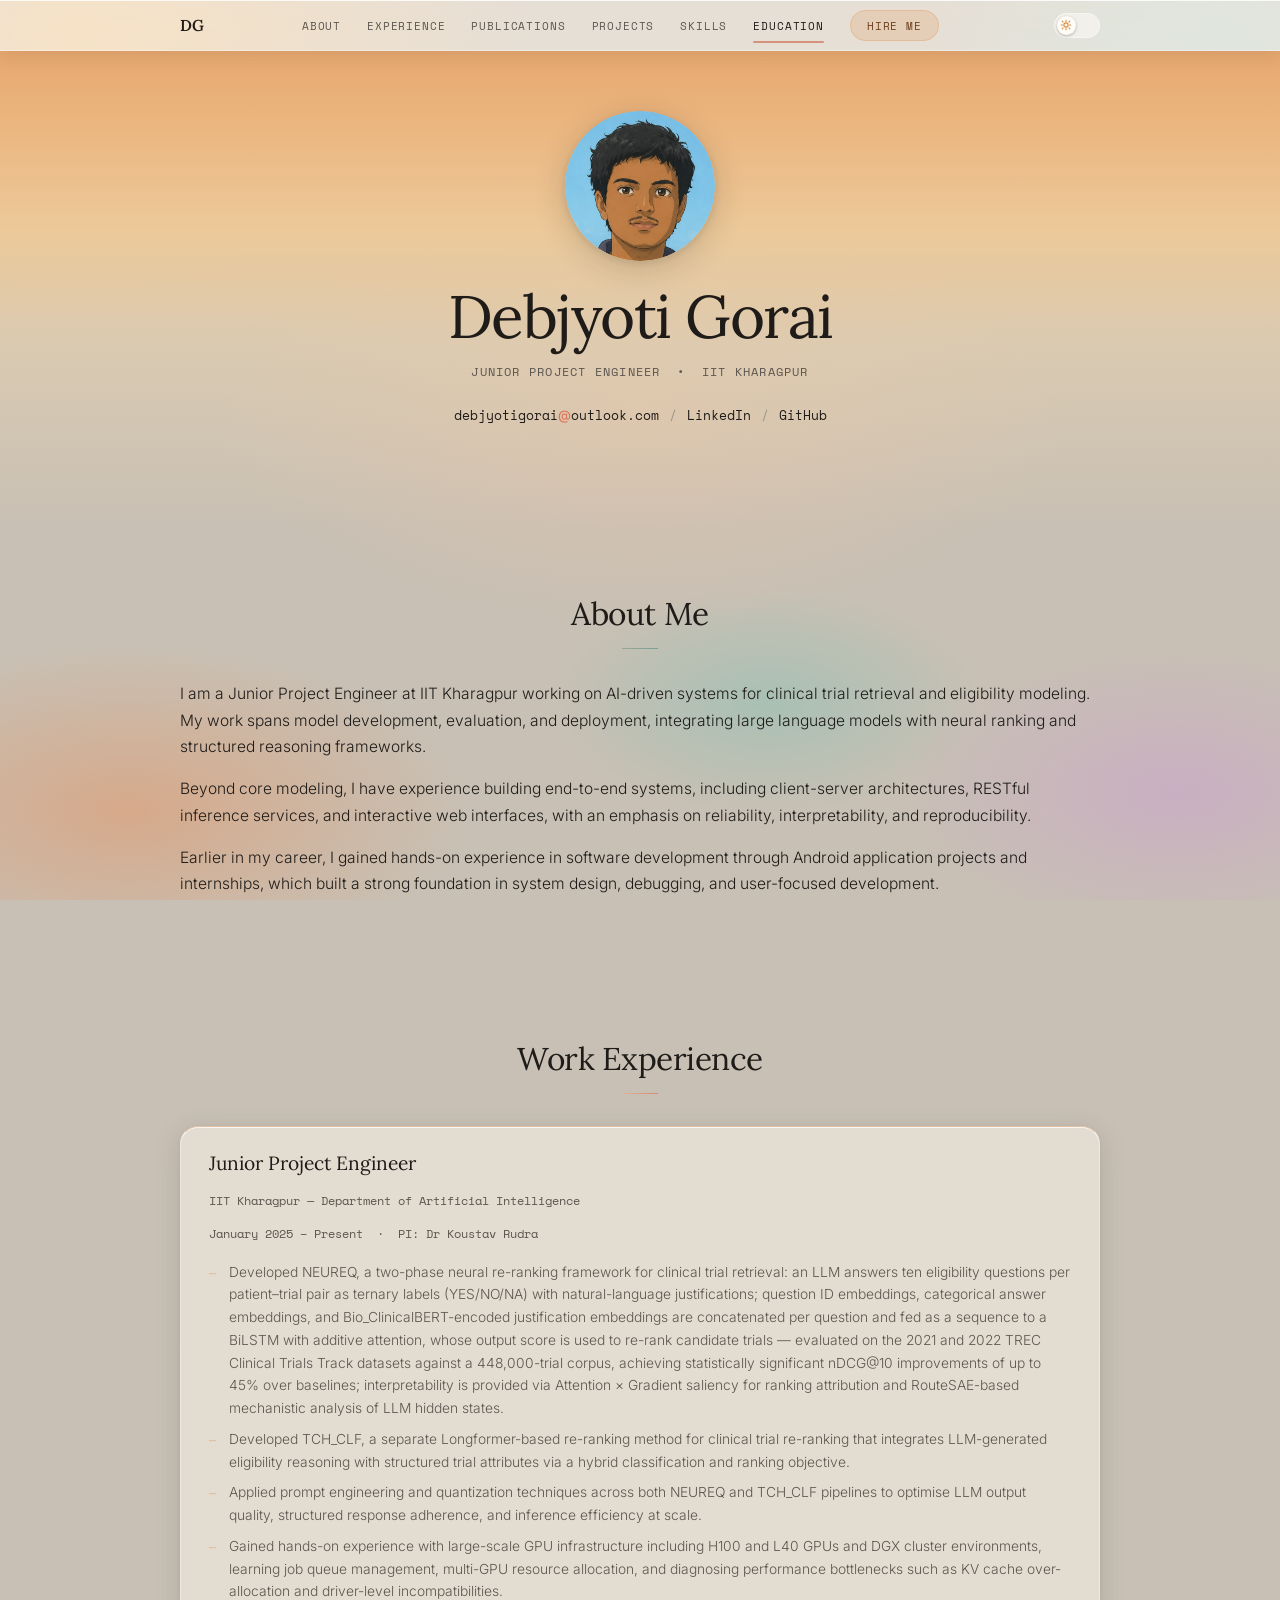
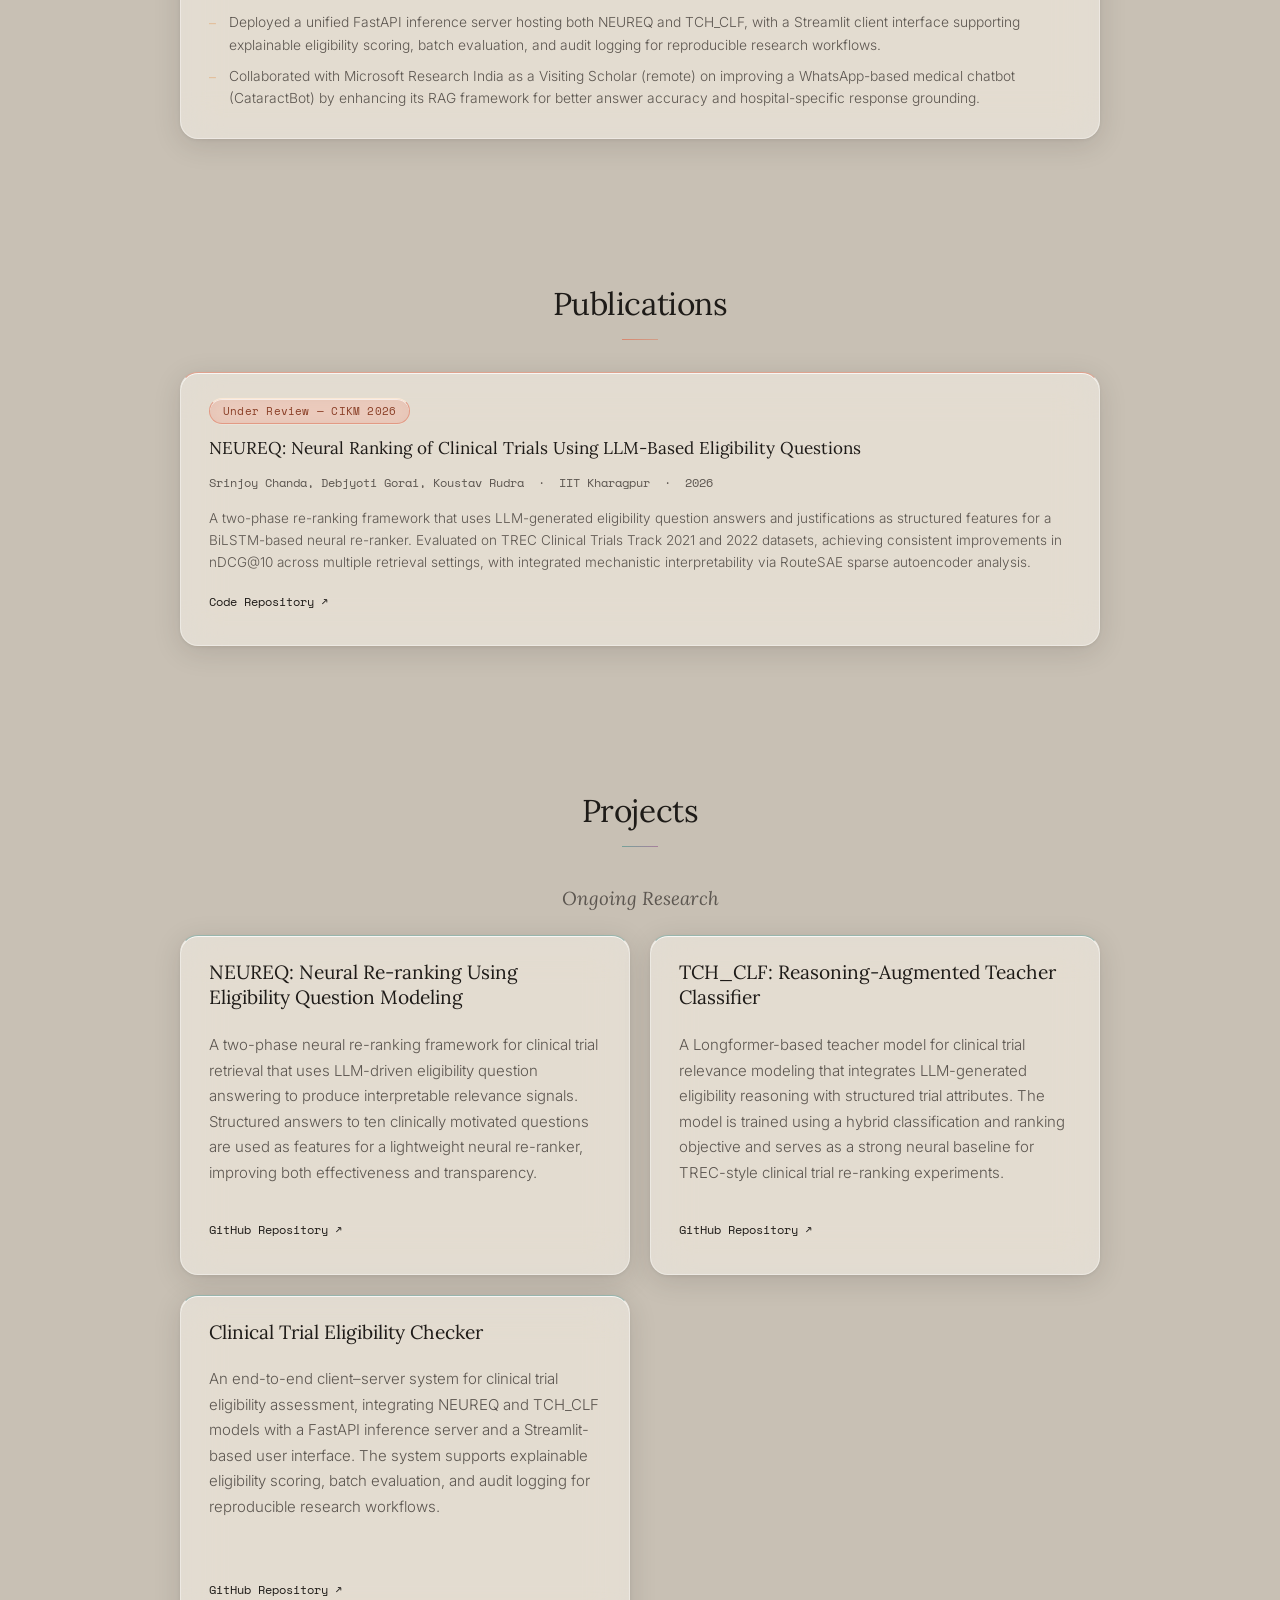
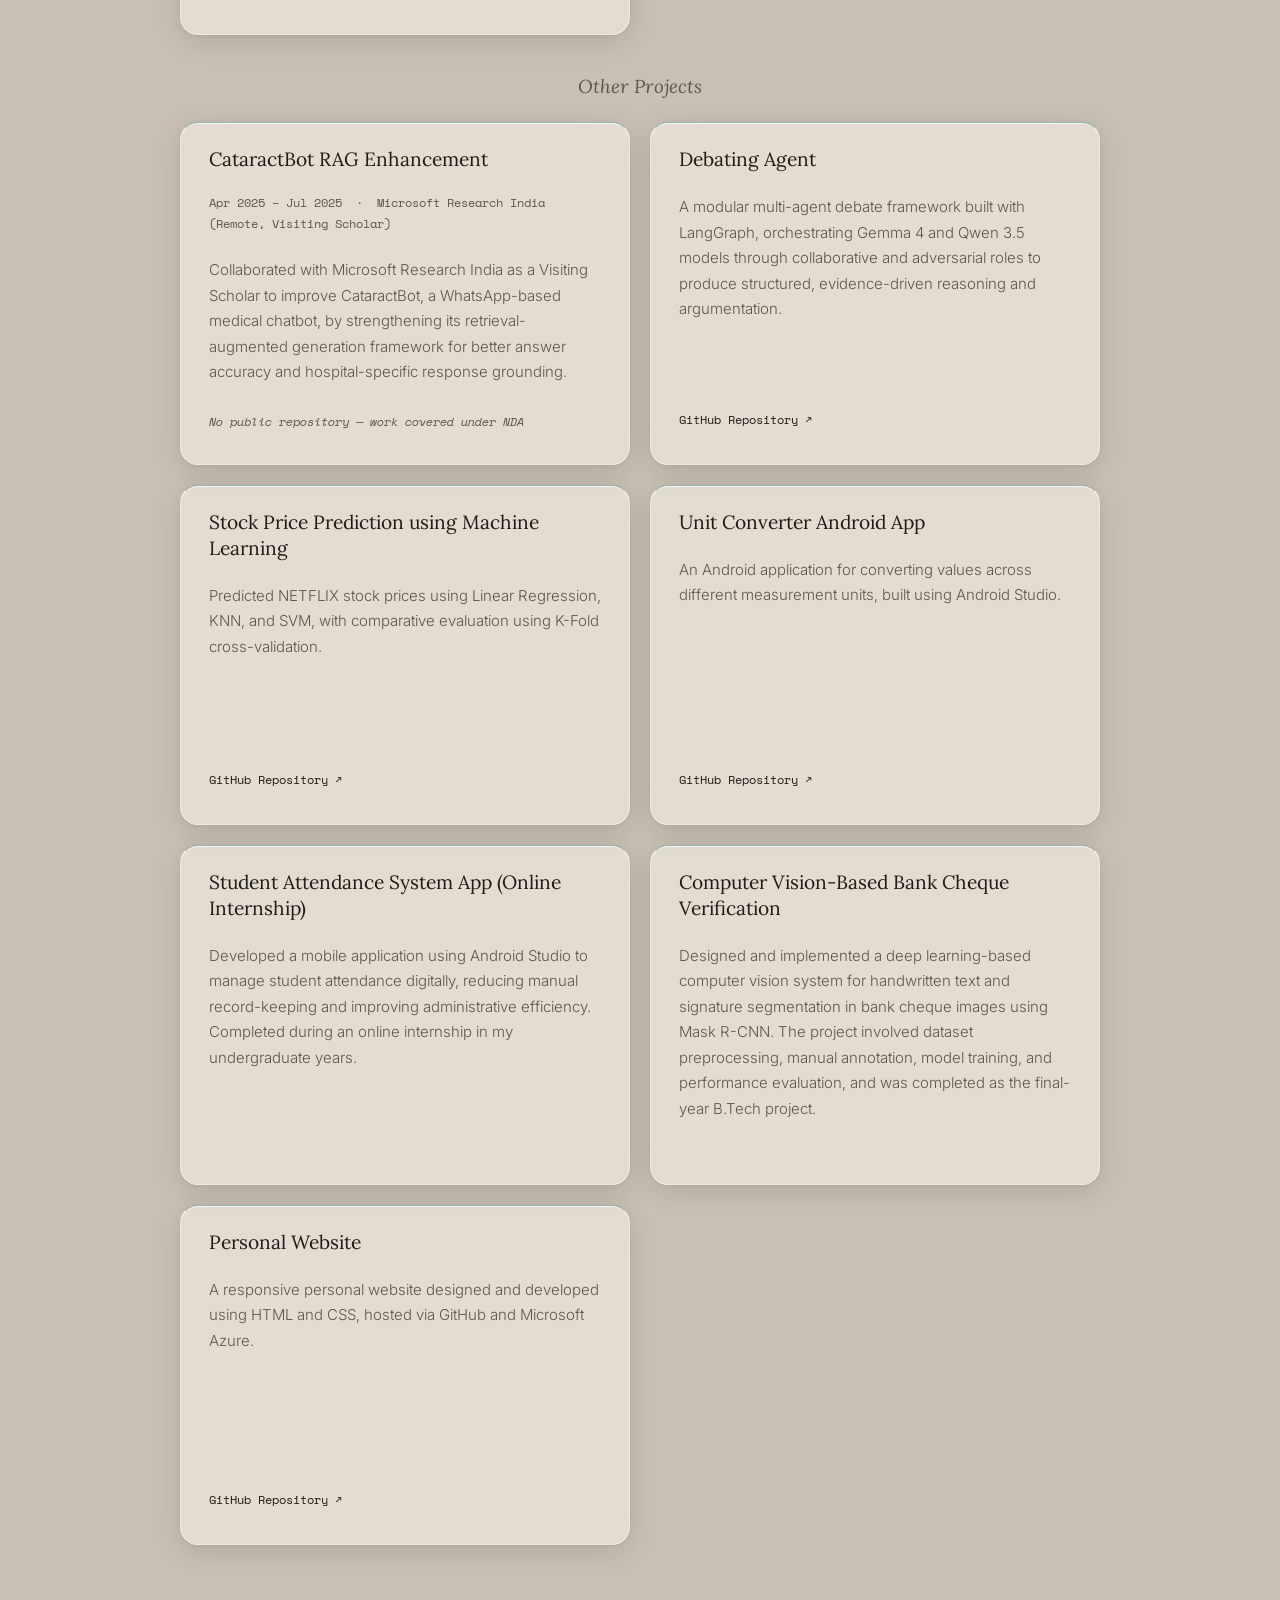
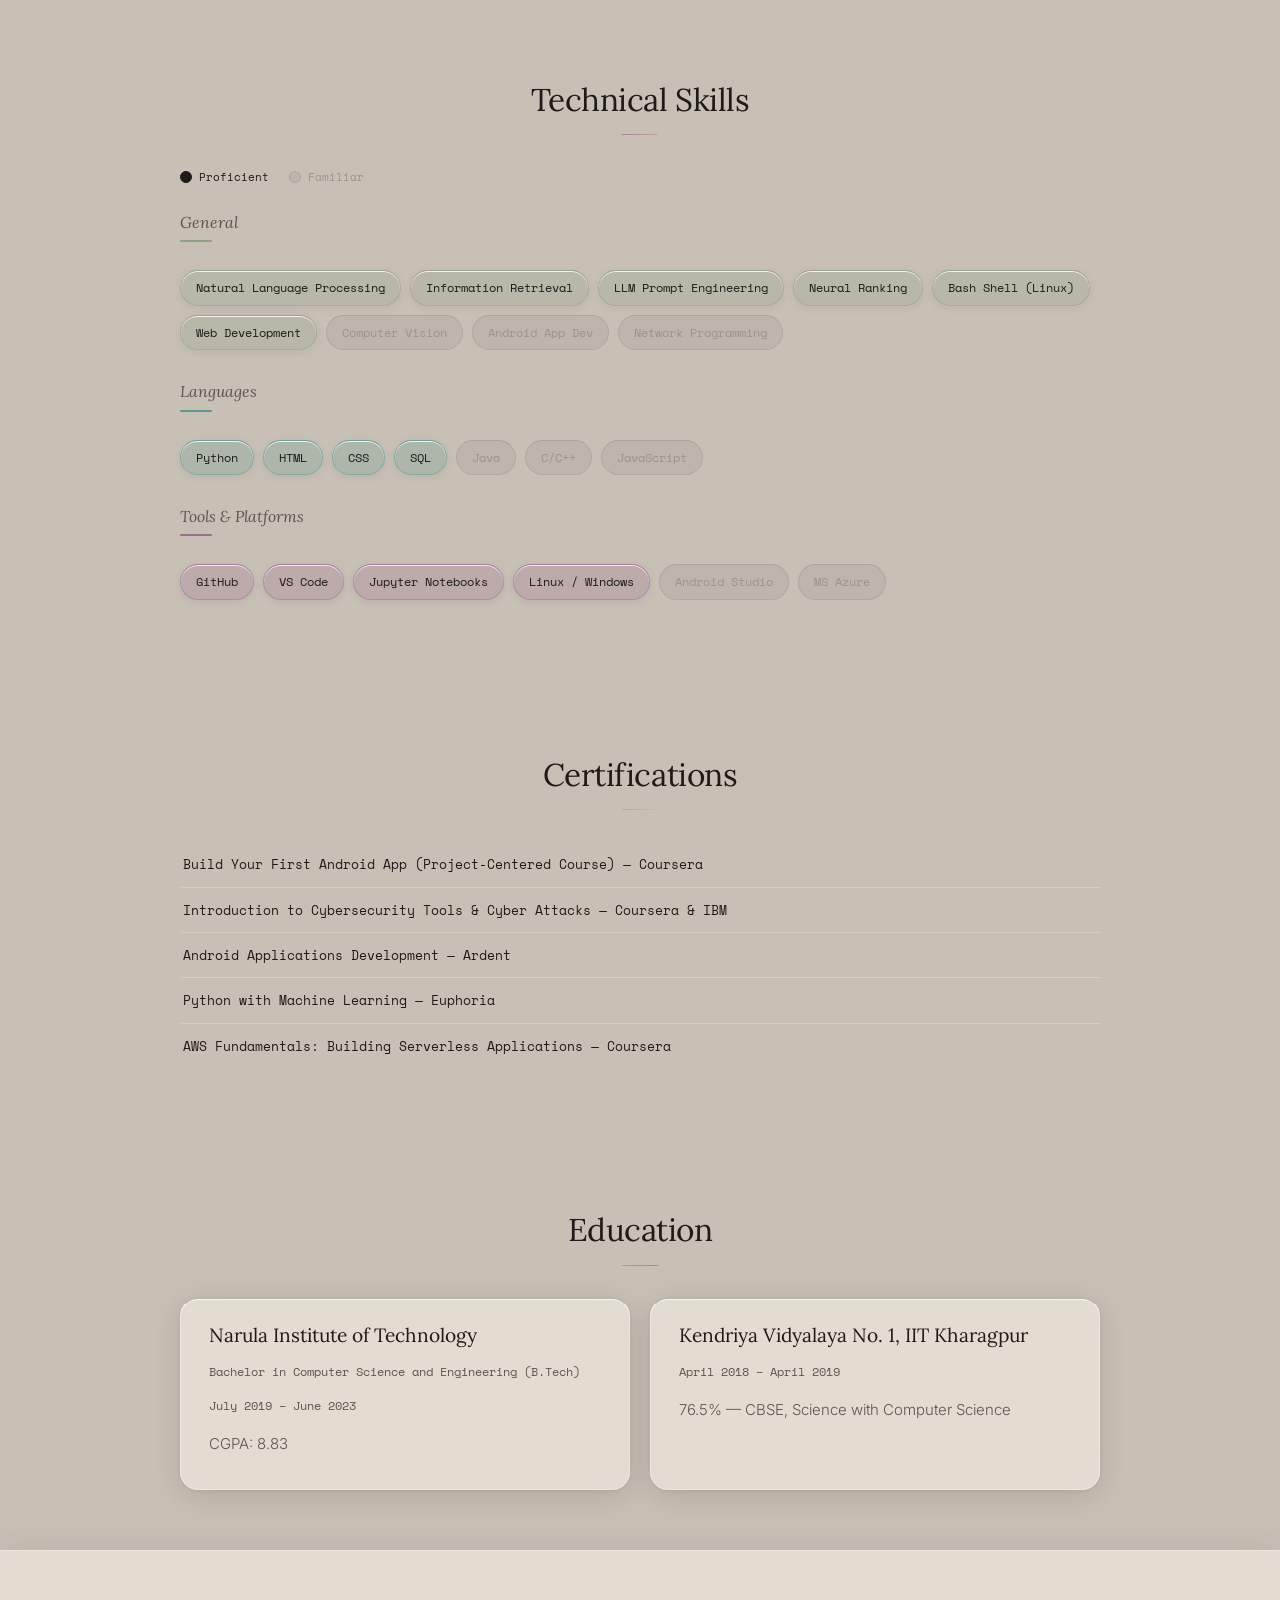
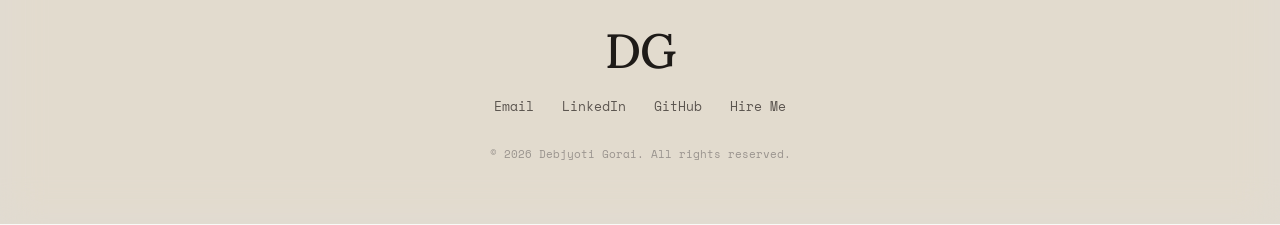
<file: index.html>
<!DOCTYPE html>
<html lang="en">
<head>
    <meta charset="UTF-8">
    <meta name="viewport" content="width=device-width, initial-scale=1.0">
    <title>Debjyoti Gorai — Portfolio</title>
    <link rel="stylesheet" href="styles.css">
    <link rel="preconnect" href="https://fonts.googleapis.com">
    <link rel="preconnect" href="https://fonts.gstatic.com" crossorigin>
    <link href="https://fonts.googleapis.com/css2?family=Inter:wght@300;400;500&family=Lora:ital,wght@0,400;0,500;0,600;1,400&family=Space+Mono&display=swap" rel="stylesheet">
    <link rel="icon"
      href="data:image/svg+xml,<svg xmlns='http://www.w3.org/2000/svg' viewBox='0 0 100 100'><circle cx='50' cy='50' r='48' fill='%23111'/><text x='50' y='63' font-size='38' font-weight='600' text-anchor='middle' fill='white' font-family='Inter,Arial,sans-serif'>DG</text></svg>">

    <!-- Set the theme before first paint so there's no light/dark flash -->
    <script>
    (function () {
        var stored = localStorage.getItem('dg-theme');
        var theme = stored || (window.matchMedia('(prefers-color-scheme: dark)').matches ? 'dark' : 'light');
        document.documentElement.setAttribute('data-theme', theme);
    })();
    </script>
</head>
<body>

    <nav class="site-nav">
        <div class="nav-container">
            <span class="nav-logo">DG</span>

            <!-- Desktop links -->
            <ul class="nav-links">
                <li><a href="#about">About</a></li>
                <li><a href="#experience">Experience</a></li>
                <li><a href="#publications">Publications</a></li>
                <li><a href="#projects">Projects</a></li>
                <li><a href="#skills">Skills</a></li>
                <li><a href="#education">Education</a></li>
                <li><a href="hire/index.html" class="nav-hire-link">Hire Me</a></li>
            </ul>

            <button class="theme-toggle" id="theme-toggle" aria-label="Switch to dark mode" aria-pressed="false">
                <span class="theme-toggle-track">
                    <span class="theme-toggle-thumb">
                        <svg class="icon-sun" viewBox="0 0 24 24" fill="none" stroke="currentColor" stroke-width="2.2" stroke-linecap="round">
                            <circle cx="12" cy="12" r="4.2"/>
                            <path d="M12 2.5v2.4M12 19.1v2.4M4.4 4.4l1.7 1.7M17.9 17.9l1.7 1.7M2.5 12h2.4M19.1 12h2.4M4.4 19.6l1.7-1.7M17.9 6.1l1.7-1.7"/>
                        </svg>
                        <svg class="icon-moon" viewBox="0 0 24 24" fill="currentColor">
                            <path d="M20.4 14.7A8.6 8.6 0 1 1 9.3 3.6a7 7 0 0 0 11.1 11.1Z"/>
                        </svg>
                    </span>
                </span>
            </button>

            <!-- Mobile hamburger -->
            <button class="nav-hamburger" aria-label="Toggle menu" aria-expanded="false">
                <span></span><span></span><span></span>
            </button>

            <!-- Mobile drawer -->
            <div class="nav-drawer" id="nav-drawer">
                <ul>
                    <li><a href="#about">About</a></li>
                    <li><a href="#experience">Experience</a></li>
                    <li><a href="#publications">Publications</a></li>
                    <li><a href="#projects">Projects</a></li>
                    <li><a href="#skills">Skills</a></li>
                    <li><a href="#education">Education</a></li>
                    <li><a href="hire/index.html" class="nav-hire-link">Hire Me</a></li>
                </ul>
            </div>
        </div>
    </nav>

    <header class="hero">
        <div class="container">
            <div class="hero-monogram"><img src="images/my_avatar.png" alt="Debjyoti_Gorai_img" width="150"></div>
            <h1>Debjyoti Gorai</h1>
            <p class="subtitle">Junior Project Engineer &nbsp;&bull;&nbsp; IIT Kharagpur</p>
            <div class="contact-info">
                <a href="mailto:debjyotigorai@outlook.com">debjyotigorai<span class="email-at">@</span>outlook.com</a>
                <span class="separator">/</span>
                <a href="https://linkedin.com/in/debjyoti-gorai-515956236/" target="_blank">LinkedIn</a>
                <span class="separator">/</span>
                <a href="https://github.com/goraidebjyoti" target="_blank">GitHub</a>
            </div>
        </div>
    </header>

    <section id="about" class="about-me">
        <div class="container">
            <h2>About Me</h2>
            <hr class="section-rule accent-sage">
            <p class="reveal">
                I am a Junior Project Engineer at IIT Kharagpur working on AI-driven systems for
                clinical trial retrieval and eligibility modeling. My work spans model
                development, evaluation, and deployment, integrating large language models
                with neural ranking and structured reasoning frameworks.
            </p>
            <p class="reveal">
                Beyond core modeling, I have experience building end-to-end systems, including
                client-server architectures, RESTful inference services, and interactive web
                interfaces, with an emphasis on reliability, interpretability, and
                reproducibility.
            </p>
            <p class="reveal">
                Earlier in my career, I gained hands-on experience in software development
                through Android application projects and internships, which built a strong
                foundation in system design, debugging, and user-focused development.
            </p>
        </div>
    </section>

    <section id="experience" class="work-experience">
        <div class="container">
            <h2>Work Experience</h2>
            <hr class="section-rule accent-amber">
            <div class="experience-item card reveal">
                <h3>Junior Project Engineer</h3>
                <p class="organization">IIT Kharagpur &mdash; Department of Artificial Intelligence</p>
                <p class="date">January 2025 &ndash; Present &nbsp;&middot;&nbsp; PI: Dr Koustav Rudra</p>
                <ul class="exp-bullets">
                    <li>Developed NEUREQ, a two-phase neural re-ranking framework for clinical trial retrieval: an LLM answers ten eligibility questions per patient–trial pair as ternary labels (YES/NO/NA) with natural-language justifications; question ID embeddings, categorical answer embeddings, and Bio_ClinicalBERT-encoded justification embeddings are concatenated per question and fed as a sequence to a BiLSTM with additive attention, whose output score is used to re-rank candidate trials — evaluated on the 2021 and 2022 TREC Clinical Trials Track datasets against a 448,000-trial corpus, achieving statistically significant nDCG@10 improvements of up to 45% over baselines; interpretability is provided via Attention &times; Gradient saliency for ranking attribution and RouteSAE-based mechanistic analysis of LLM hidden states.</li>
                    <li>Developed TCH_CLF, a separate Longformer-based re-ranking method for clinical trial re-ranking that integrates LLM-generated eligibility reasoning with structured trial attributes via a hybrid classification and ranking objective.</li>
                    <li>Applied prompt engineering and quantization techniques across both NEUREQ and TCH_CLF pipelines to optimise LLM output quality, structured response adherence, and inference efficiency at scale.</li>
                    <li>Gained hands-on experience with large-scale GPU infrastructure including H100 and L40 GPUs and DGX cluster environments, learning job queue management, multi-GPU resource allocation, and diagnosing performance bottlenecks such as KV cache over-allocation and driver-level incompatibilities.</li>
                    <li>Deployed a unified FastAPI inference server hosting both NEUREQ and TCH_CLF, with a Streamlit client interface supporting explainable eligibility scoring, batch evaluation, and audit logging for reproducible research workflows.</li>
                    <li>Collaborated with Microsoft Research India as a Visiting Scholar (remote) on improving a WhatsApp-based medical chatbot (CataractBot) by enhancing its RAG framework for better answer accuracy and hospital-specific response grounding.</li>
                </ul>
            </div>
        </div>
    </section>

    <section id="publications" class="publications-section">
        <div class="container">
            <h2>Publications</h2>
            <hr class="section-rule accent-coral">
            <div class="pub-item card reveal">
                <span class="pub-status">Under Review &mdash; CIKM 2026</span>
                <h3>NEUREQ: Neural Ranking of Clinical Trials Using LLM-Based Eligibility Questions</h3>
                <p class="pub-authors">Srinjoy Chanda, Debjyoti Gorai, Koustav Rudra &nbsp;&middot;&nbsp; IIT Kharagpur &nbsp;&middot;&nbsp; 2026</p>
                <p class="pub-abstract">
                    A two-phase re-ranking framework that uses LLM-generated eligibility question answers and justifications as structured features for a BiLSTM-based neural re-ranker. Evaluated on TREC Clinical Trials Track 2021 and 2022 datasets, achieving consistent improvements in nDCG@10 across multiple retrieval settings, with integrated mechanistic interpretability via RouteSAE sparse autoencoder analysis.
                </p>
                <p class="project-links">
                    <a href="https://anonymous.4open.science/r/NEUREQ" target="_blank">Code Repository ↗</a>
                </p>
            </div>
        </div>
    </section>

    <section id="projects" class="projects-section">
        <div class="container">
            <h2>Projects</h2>
            <hr class="section-rule accent-teal">

            <h3 class="projects-subtitle">Ongoing Research</h3>

            <div class="projects-grid">
                <div class="grid-cell reveal">
                    <div class="project-item card">
                        <h3>NEUREQ: Neural Re-ranking Using Eligibility Question Modeling</h3>
                        <p class="card-desc">
                            A two-phase neural re-ranking framework for clinical trial retrieval that uses
                            LLM-driven eligibility question answering to produce interpretable relevance signals.
                            Structured answers to ten clinically motivated questions are used as features for a
                            lightweight neural re-ranker, improving both effectiveness and transparency.
                        </p>
                        <p class="project-links"><a href="https://github.com/goraidebjyoti/NEUREQ" target="_blank">GitHub Repository ↗</a></p>
                    </div>
                </div>

                <div class="grid-cell reveal">
                    <div class="project-item card">
                        <h3>TCH_CLF: Reasoning-Augmented Teacher Classifier</h3>
                        <p class="card-desc">
                            A Longformer-based teacher model for clinical trial relevance modeling that
                            integrates LLM-generated eligibility reasoning with structured trial attributes.
                            The model is trained using a hybrid classification and ranking objective and serves
                            as a strong neural baseline for TREC-style clinical trial re-ranking experiments.
                        </p>
                        <p class="project-links"><a href="https://github.com/goraidebjyoti/TCH_CLF" target="_blank">GitHub Repository ↗</a></p>
                    </div>
                </div>

                <div class="grid-cell reveal">
                    <div class="project-item card">
                        <h3>Clinical Trial Eligibility Checker</h3>
                        <p class="card-desc">
                            An end-to-end client&ndash;server system for clinical trial eligibility assessment,
                            integrating NEUREQ and TCH_CLF models with a FastAPI inference server and a
                            Streamlit-based user interface. The system supports explainable eligibility scoring,
                            batch evaluation, and audit logging for reproducible research workflows.
                        </p>
                        <p class="project-links"><a href="https://github.com/goraidebjyoti/ClinicalTrialEligibilityChecker" target="_blank">GitHub Repository ↗</a></p>
                    </div>
                </div>
            </div>

            <h3 class="projects-subtitle">Other Projects</h3>

            <div class="projects-grid">
                <div class="grid-cell reveal">
                    <div class="project-item card">
                        <h3>CataractBot RAG Enhancement</h3>
                        <p class="date">Apr 2025 &ndash; Jul 2025 &nbsp;&middot;&nbsp; Microsoft Research India (Remote, Visiting Scholar)</p>
                        <p class="card-desc">
                            Collaborated with Microsoft Research India as a Visiting Scholar to improve
                            CataractBot, a WhatsApp-based medical chatbot, by strengthening its retrieval-augmented
                            generation framework for better answer accuracy and hospital-specific response grounding.
                        </p>
                        <p class="project-links project-links-note">No public repository &mdash; work covered under NDA</p>
                    </div>
                </div>

                <div class="grid-cell reveal">
                    <div class="project-item card">
                        <h3>Debating Agent</h3>
                        <p class="card-desc">
                            A modular multi-agent debate framework built with LangGraph, orchestrating
                            Gemma 4 and Qwen 3.5 models through collaborative and adversarial roles to
                            produce structured, evidence-driven reasoning and argumentation.
                        </p>
                        <p class="project-links"><a href="https://github.com/goraidebjyoti/debating_agent" target="_blank">GitHub Repository ↗</a></p>
                    </div>
                </div>

                <div class="grid-cell reveal">
                    <div class="project-item card">
                        <h3>Stock Price Prediction using Machine Learning</h3>
                        <p class="card-desc">Predicted NETFLIX stock prices using Linear Regression, KNN, and SVM, with comparative evaluation using K-Fold cross-validation.</p>
                        <p class="project-links"><a href="https://github.com/goraidebjyoti/Stock-Price-Prediction" target="_blank">GitHub Repository ↗</a></p>
                    </div>
                </div>

                <div class="grid-cell reveal">
                    <div class="project-item card">
                        <h3>Unit Converter Android App</h3>
                        <p class="card-desc">An Android application for converting values across different measurement units, built using Android Studio.</p>
                        <p class="project-links"><a href="https://github.com/goraidebjyoti/UnitConverterApp" target="_blank">GitHub Repository ↗</a></p>
                    </div>
                </div>

                <div class="grid-cell reveal">
                    <div class="project-item card">
                        <h3>Student Attendance System App (Online Internship)</h3>
                        <p class="card-desc">
                            Developed a mobile application using Android Studio to manage student
                            attendance digitally, reducing manual record-keeping and improving
                            administrative efficiency. Completed during an online internship in
                            my undergraduate years.
                        </p>
                    </div>
                </div>

                <div class="grid-cell reveal">
                    <div class="project-item card">
                        <h3>Computer Vision-Based Bank Cheque Verification</h3>
                        <p class="card-desc">
                            Designed and implemented a deep learning-based computer vision system for 
                            handwritten text and signature segmentation in bank cheque images using Mask R-CNN. 
                            The project involved dataset preprocessing, manual annotation, model training, and 
                            performance evaluation, and was completed as the final-year B.Tech project.
                        </p>
                    </div>
                </div>

                <div class="grid-cell reveal">
                    <div class="project-item card">
                        <h3>Personal Website</h3>
                        <p class="card-desc">
                            A responsive personal website designed and developed using HTML and CSS,
                            hosted via GitHub and Microsoft Azure.
                        </p>
                        <p class="project-links">
                            <a href="https://github.com/goraidebjyoti/Website" target="_blank">
                                GitHub Repository ↗
                            </a>
                        </p>
                    </div>
                </div>
            </div>
        </div>
    </section>

    <section id="skills" class="technical-skills">
        <div class="container">
            <h2>Technical Skills</h2>
            <hr class="section-rule accent-plum">
            <div class="skills-legend reveal">
                <span class="legend-item legend-item-strong"><span class="legend-dot legend-strong"></span>Proficient</span>
                <span class="legend-item legend-item-familiar"><span class="legend-dot legend-familiar"></span>Familiar</span>
            </div>
            <div class="skills-category cat-general reveal">
                <h3>General</h3>
                <ul>
                    <li>Natural Language Processing</li>
                    <li>Information Retrieval</li>
                    <li>LLM Prompt Engineering</li>
                    <li>Neural Ranking</li>
                    <li>Bash Shell (Linux)</li>
                    <li>Web Development</li>
                    <li class="skill-familiar">Computer Vision</li>
                    <li class="skill-familiar">Android App Dev</li>
                    <li class="skill-familiar">Network Programming</li>
                </ul>
            </div>
            <div class="skills-category cat-languages reveal">
                <h3>Languages</h3>
                <ul>
                    <li>Python</li>
                    <li>HTML</li>
                    <li>CSS</li>
                    <li>SQL</li>
                    <li class="skill-familiar">Java</li>
                    <li class="skill-familiar">C/C++</li>
                    <li class="skill-familiar">JavaScript</li>
                </ul>
            </div>
            <div class="skills-category cat-tools reveal">
                <h3>Tools &amp; Platforms</h3>
                <ul>
                    <li>GitHub</li>
                    <li>VS Code</li>
                    <li>Jupyter Notebooks</li>
                    <li>Linux / Windows</li>
                    <li class="skill-familiar">Android Studio</li>
                    <li class="skill-familiar">MS Azure</li>
                </ul>
            </div>
        </div>
    </section>

    <section id="certifications" class="certifications-section">
        <div class="container">
            <h2>Certifications</h2>
            <hr class="section-rule accent-rose">
            <ul class="reveal">
                <li>Build Your First Android App (Project-Centered Course) &mdash; Coursera</li>
                <li>Introduction to Cybersecurity Tools &amp; Cyber Attacks &mdash; Coursera &amp; IBM</li>
                <li>Android Applications Development &mdash; Ardent</li>
                <li>Python with Machine Learning &mdash; Euphoria</li>
                <li>AWS Fundamentals: Building Serverless Applications &mdash; Coursera</li>
            </ul>
        </div>
    </section>

    <section id="education" class="education-section">
        <div class="container">
            <h2>Education</h2>
            <hr class="section-rule accent-sage">
            <div class="education-grid">
                <div class="education-item card reveal">
                    <h3>Narula Institute of Technology</h3>
                    <p class="degree">Bachelor in Computer Science and Engineering (B.Tech)</p>
                    <p class="date">July 2019 &ndash; June 2023</p>
                    <p>CGPA: 8.83</p>
                </div>
                <div class="education-item card reveal">
                    <h3>Kendriya Vidyalaya No. 1, IIT Kharagpur</h3>
                    <p class="date">April 2018 &ndash; April 2019</p>
                    <p>76.5% &mdash; CBSE, Science with Computer Science</p>
                </div>
            </div>
        </div>
    </section>

    <footer class="contact-footer">
        <div class="container">
            <h2 class="footer-logo">DG</h2>
            <div class="footer-links">
                <a href="mailto:debjyotigorai@outlook.com">Email</a>
                <a href="https://linkedin.com/in/debjyoti-gorai-515956236/" target="_blank">LinkedIn</a>
                <a href="https://github.com/goraidebjyoti" target="_blank">GitHub</a>
                <a href="hire/index.html">Hire Me</a>
            </div>
            <p class="copyright">&copy; 2026 Debjyoti Gorai. All rights reserved.</p>
        </div>
    </footer>

    <script>
    // ── Dark / light mode toggle ─────────────────────────────────
    const themeToggle = document.getElementById('theme-toggle');

    function setTheme(theme) {
        document.documentElement.setAttribute('data-theme', theme);
        localStorage.setItem('dg-theme', theme);
        themeToggle.setAttribute('aria-pressed', theme === 'dark');
        themeToggle.setAttribute('aria-label', theme === 'dark' ? 'Switch to light mode' : 'Switch to dark mode');
    }
    // Sync the toggle's aria state with whatever the pre-paint script set
    setTheme(document.documentElement.getAttribute('data-theme') || 'light');

    themeToggle.addEventListener('click', () => {
        const current = document.documentElement.getAttribute('data-theme');
        setTheme(current === 'dark' ? 'light' : 'dark');
    });

    // ── Hamburger menu ──────────────────────────────────────────
    const hamburger = document.querySelector('.nav-hamburger');
    const drawer    = document.getElementById('nav-drawer');

    hamburger.addEventListener('click', () => {
        const isOpen = drawer.classList.toggle('is-open');
        hamburger.classList.toggle('is-open', isOpen);
        hamburger.setAttribute('aria-expanded', isOpen);
    });

    // Close drawer when any drawer link is tapped
    drawer.querySelectorAll('a').forEach(link => {
        link.addEventListener('click', () => {
            drawer.classList.remove('is-open');
            hamburger.classList.remove('is-open');
            hamburger.setAttribute('aria-expanded', false);
        });
    });

    // ── Active nav (desktop links + drawer links) ────────────────
    // Uses a fixed viewport "band" near the middle of the screen rather
    // than a percentage of each section's own height — a threshold-based
    // observer needs 25% of a section to be visible at once, which a
    // short section like Publications hits easily but a long one like
    // Projects (many stacked cards, several viewport-heights tall) may
    // never satisfy, so it never lit up.
    const sections  = document.querySelectorAll('section[id]');
    const allLinks  = document.querySelectorAll('.nav-links a, .nav-drawer a');

    const navObserver = new IntersectionObserver(entries => {
        entries.forEach(entry => {
            if (entry.isIntersecting) {
                allLinks.forEach(a => a.classList.remove('active'));
                document.querySelectorAll(`a[href="#${entry.target.id}"]`)
                    .forEach(a => a.classList.add('active'));
            }
        });
    }, { rootMargin: '-45% 0px -45% 0px', threshold: 0 });
    sections.forEach(s => navObserver.observe(s));

    // ── Scroll-reveal ────────────────────────────────────────────
    const revealObserver = new IntersectionObserver(entries => {
        entries.forEach(entry => {
            if (entry.isIntersecting) {
                entry.target.classList.add('is-visible');
                revealObserver.unobserve(entry.target);
            }
        });
    }, { threshold: 0.08, rootMargin: '0px 0px -40px 0px' });
    document.querySelectorAll('.reveal').forEach(el => revealObserver.observe(el));
    </script>

</body>
</html>
</file>
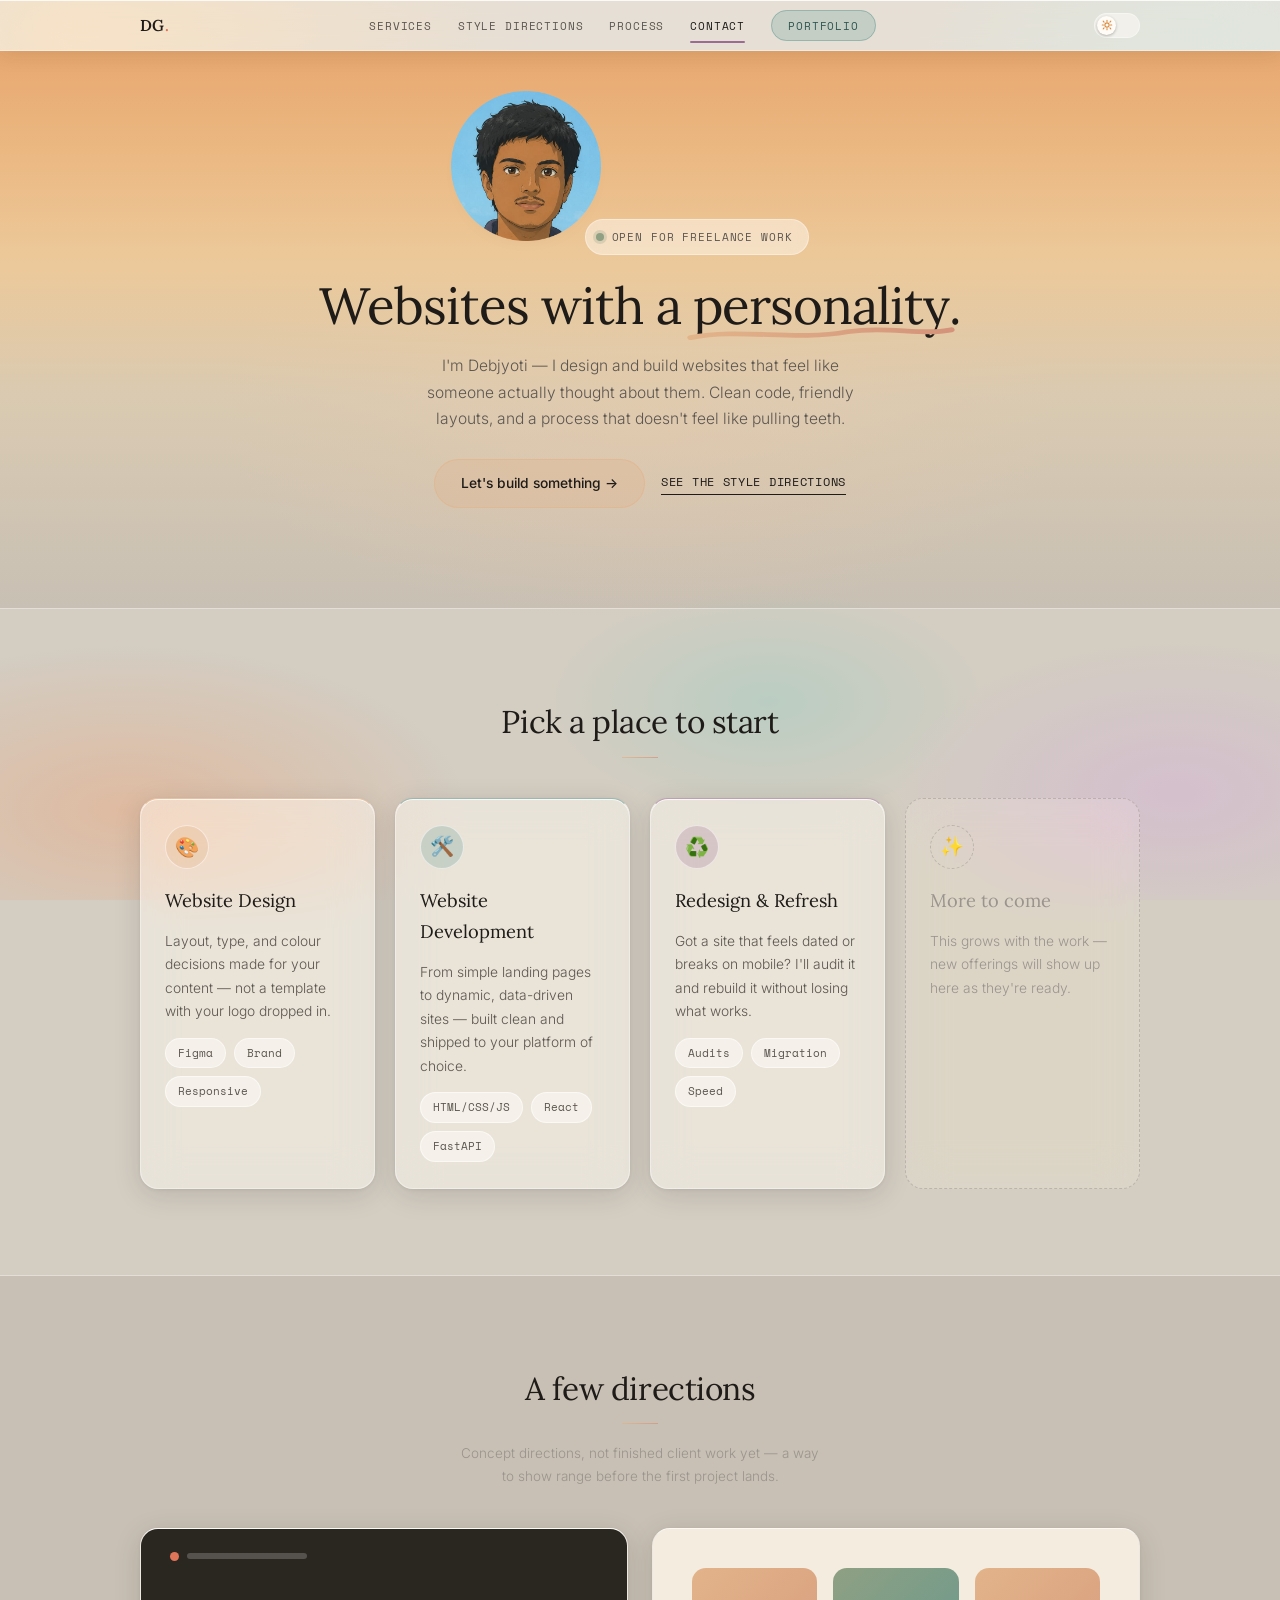
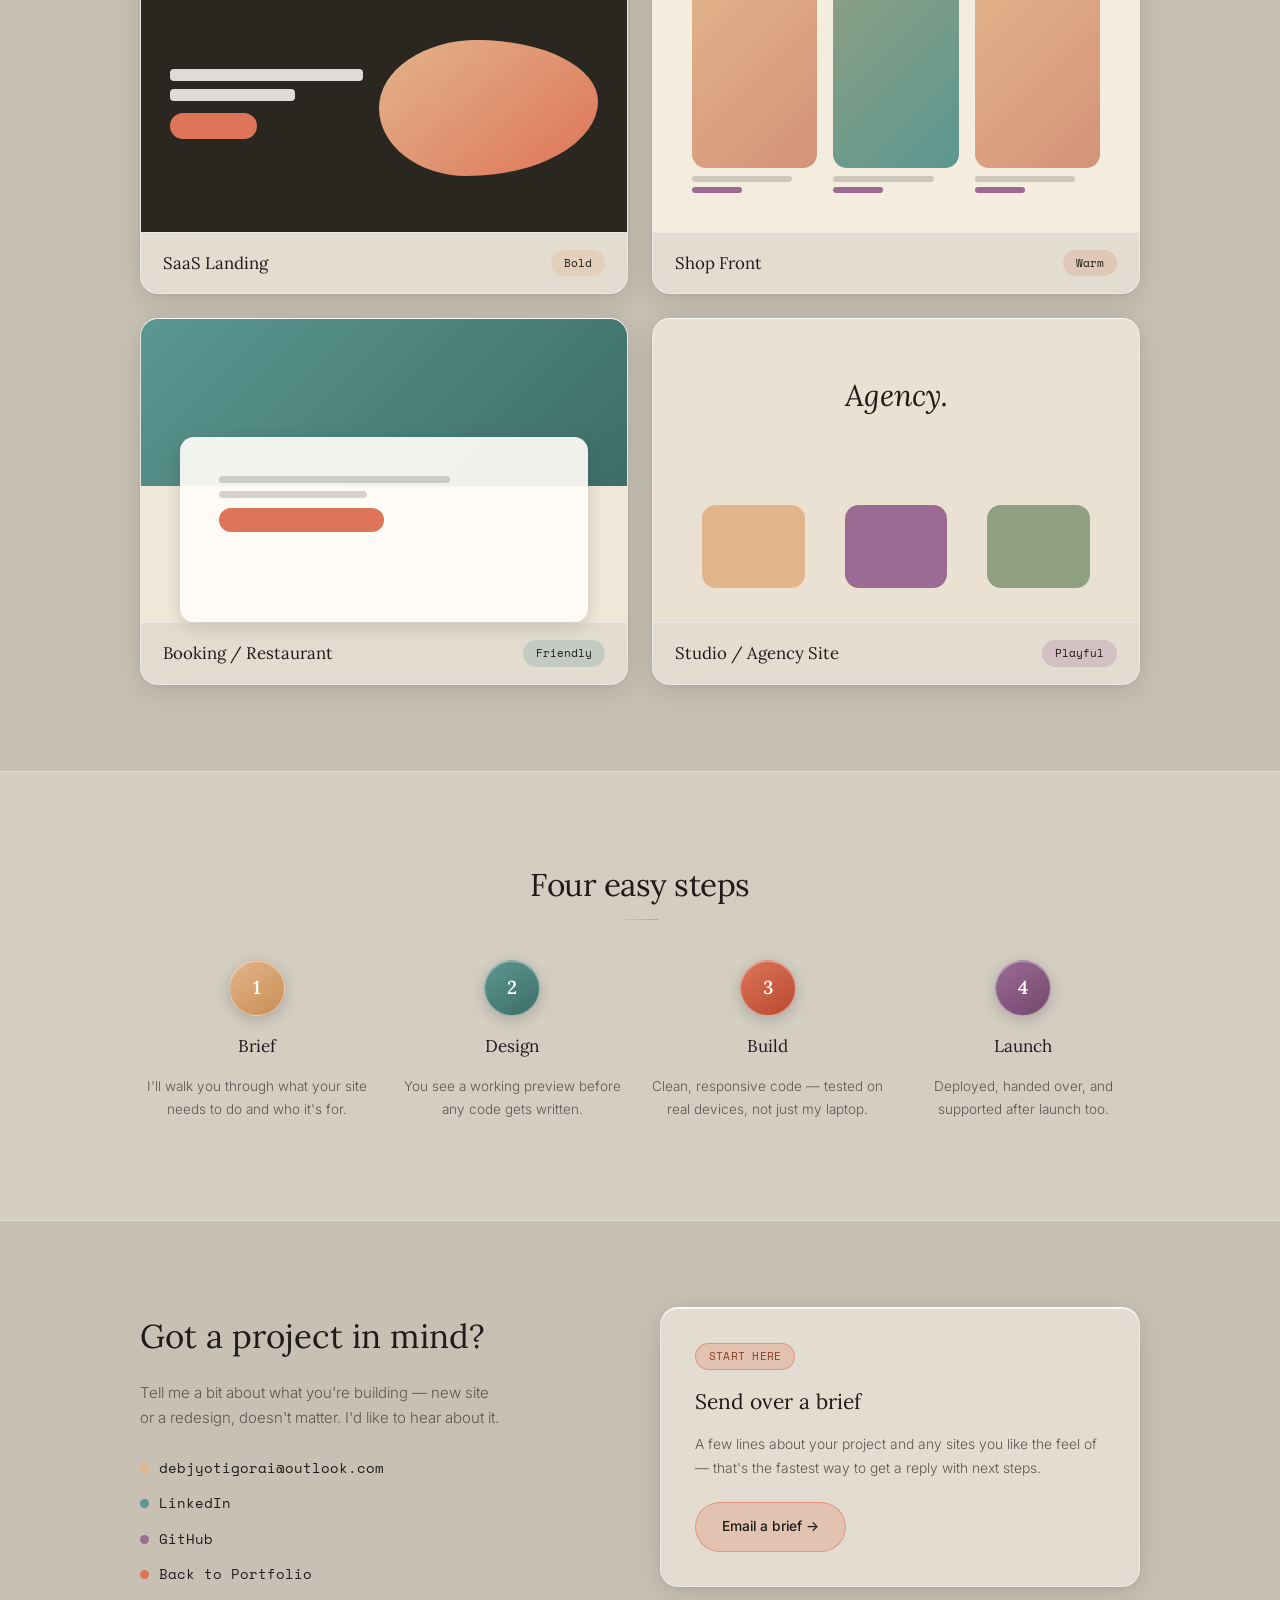
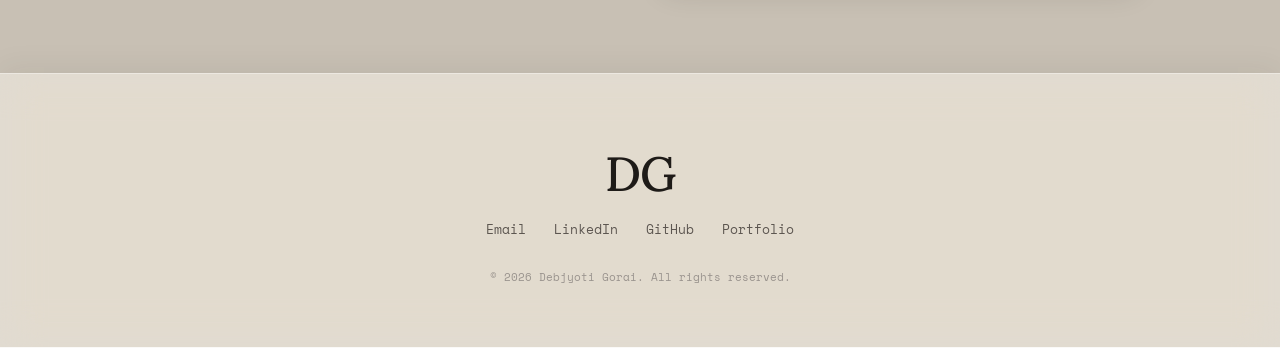
<file: hire/index.html>
<!DOCTYPE html>
<html lang="en">
<head>
    <meta charset="UTF-8">
    <meta name="viewport" content="width=device-width, initial-scale=1.0">
    <title>Debjyoti Gorai — Web Design &amp; Development</title>
    <link rel="stylesheet" href="styles.css">
    <link rel="preconnect" href="https://fonts.googleapis.com">
    <link rel="preconnect" href="https://fonts.gstatic.com" crossorigin>
    <link href="https://fonts.googleapis.com/css2?family=Inter:wght@300;400;500;600&family=Lora:ital,wght@0,400;0,500;0,600;1,400&family=Space+Mono&display=swap" rel="stylesheet">
    <link rel="icon"
      href="data:image/svg+xml,<svg xmlns='http://www.w3.org/2000/svg' viewBox='0 0 100 100'><circle cx='50' cy='50' r='48' fill='%23111'/><text x='50' y='63' font-size='38' font-weight='600' text-anchor='middle' fill='white' font-family='Inter,Arial,sans-serif'>DG</text></svg>">

    <!-- Set the theme before first paint so there's no light/dark flash -->
    <script>
    (function () {
        var stored = localStorage.getItem('dg-theme');
        var theme = stored || (window.matchMedia('(prefers-color-scheme: dark)').matches ? 'dark' : 'light');
        document.documentElement.setAttribute('data-theme', theme);
    })();
    </script>
</head>
<body>

    <nav class="site-nav">
        <div class="nav-container">
            <span class="nav-logo">DG<span class="logo-dot">.</span></span>

            <ul class="nav-links">
                <li><a href="#services">Services</a></li>
                <li><a href="#directions">Style Directions</a></li>
                <li><a href="#process">Process</a></li>
                <li><a href="#contact">Contact</a></li>
                <li><a href="../index.html" class="nav-back-link">Portfolio</a></li>
            </ul>

            <button class="theme-toggle" id="theme-toggle" aria-label="Switch to dark mode" aria-pressed="false">
                <span class="theme-toggle-track">
                    <span class="theme-toggle-thumb">
                        <svg class="icon-sun" viewBox="0 0 24 24" fill="none" stroke="currentColor" stroke-width="2.2" stroke-linecap="round">
                            <circle cx="12" cy="12" r="4.2"/>
                            <path d="M12 2.5v2.4M12 19.1v2.4M4.4 4.4l1.7 1.7M17.9 17.9l1.7 1.7M2.5 12h2.4M19.1 12h2.4M4.4 19.6l1.7-1.7M17.9 6.1l1.7-1.7"/>
                        </svg>
                        <svg class="icon-moon" viewBox="0 0 24 24" fill="currentColor">
                            <path d="M20.4 14.7A8.6 8.6 0 1 1 9.3 3.6a7 7 0 0 0 11.1 11.1Z"/>
                        </svg>
                    </span>
                </span>
            </button>

            <button class="nav-hamburger" aria-label="Toggle menu" aria-expanded="false">
                <span></span><span></span><span></span>
            </button>

            <div class="nav-drawer" id="nav-drawer">
                <ul>
                    <li><a href="#services">Services</a></li>
                    <li><a href="#directions">Style Directions</a></li>
                    <li><a href="#process">Process</a></li>
                    <li><a href="#contact">Contact</a></li>
                    <li><a href="../index.html" class="nav-back-link">Portfolio</a></li>
                </ul>
            </div>
        </div>
    </nav>

    <!-- ============================================================
         HERO — centered single column, matching the portfolio's
         hero-monogram / h1 / subtitle / contact-info rhythm exactly.
         ============================================================ -->
    <header class="hero">
        <div class="container">
            <div class="hero-monogram reveal">
                <img src="../images/my_avatar.png" alt="Debjyoti_Gorai_img" width="150">
            </div>
            <span class="hero-eyebrow reveal"><span class="dot"></span>Open for freelance work</span>
            <h1 class="reveal">
                Websites with a
                <span class="scribble-underline">
                    personality
                    <svg viewBox="0 0 200 20" preserveAspectRatio="none"><path d="M2,14 C40,4 80,18 120,8 C150,2 175,12 198,6" fill="none" stroke="url(#underline-grad)" stroke-width="5" stroke-linecap="round"/><defs><linearGradient id="underline-grad" x1="0" y1="0" x2="1" y2="0"><stop offset="0%" stop-color="#E2B48A"/><stop offset="100%" stop-color="#D4937A"/></linearGradient></defs></svg>
                </span>.
            </h1>
            <p class="hero-sub reveal">
                I'm Debjyoti — I design and build websites that feel like
                someone actually thought about them. Clean code, friendly
                layouts, and a process that doesn't feel like pulling teeth.
            </p>
            <div class="hero-cta-row reveal">
                <a class="btn-pill btn-pill-amber" href="#contact">Let's build something →</a>
                <a class="btn-text-link" href="#directions">See the style directions</a>
            </div>
        </div>
    </header>

    <!-- ============================================================
         SERVICES
         ============================================================ -->
    <section id="services" class="panel">
        <div class="container">
            <div class="section-head">
                <h2>Pick a place to start</h2>
                <hr class="section-rule">
            </div>

            <div class="services-grid">

                <div class="card service-card accent-amber reveal">
                    <div class="service-emoji">🎨</div>
                    <h3>Website Design</h3>
                    <p>Layout, type, and colour decisions made for your content — not a template with your logo dropped in.</p>
                    <div class="service-tags">
                        <span>Figma</span>
                        <span>Brand</span>
                        <span>Responsive</span>
                    </div>
                </div>

                <div class="card service-card accent-teal reveal">
                    <div class="service-emoji">🛠️</div>
                    <h3>Website Development</h3>
                    <p>From simple landing pages to dynamic, data-driven sites — built clean and shipped to your platform of choice.</p>
                    <div class="service-tags">
                        <span>HTML/CSS/JS</span>
                        <span>React</span>
                        <span>FastAPI</span>
                    </div>
                </div>

                <div class="card service-card accent-plum reveal">
                    <div class="service-emoji">♻️</div>
                    <h3>Redesign &amp; Refresh</h3>
                    <p>Got a site that feels dated or breaks on mobile? I'll audit it and rebuild it without losing what works.</p>
                    <div class="service-tags">
                        <span>Audits</span>
                        <span>Migration</span>
                        <span>Speed</span>
                    </div>
                </div>

                <!-- Future service slot — duplicate a card above and drop
                     .is-future when a new offering is ready to announce. -->
                <div class="card service-card is-future reveal">
                    <div class="service-emoji">✨</div>
                    <h3>More to come</h3>
                    <p>This grows with the work — new offerings will show up here as they're ready.</p>
                </div>

            </div>
        </div>
    </section>

    <!-- ============================================================
         STYLE DIRECTIONS
         ============================================================ -->
    <section id="directions">
        <div class="container">
            <div class="section-head">
                <h2>A few directions</h2>
                <hr class="section-rule">
                <p class="section-disclaimer">Concept directions, not finished client work yet — a way to show range before the first project lands.</p>
            </div>

            <div class="work-grid">

                <div class="card work-frame reveal">
                    <div class="frame-preview">
                        <div class="preview-mock mock-saas">
                            <div class="mock-nav"><div class="mock-dot"></div><div class="mock-bar"></div></div>
                            <div class="mock-body">
                                <div class="mock-headline">
                                    <div class="line"></div><div class="line"></div><div class="line"></div>
                                </div>
                                <div class="mock-blob"></div>
                            </div>
                        </div>
                    </div>
                    <div class="frame-info">
                        <span class="frame-title">SaaS Landing</span>
                        <span class="frame-tag tag-amber">Bold</span>
                    </div>
                </div>

                <div class="card work-frame reveal">
                    <div class="frame-preview">
                        <div class="preview-mock mock-shop">
                            <div class="mock-item"><div class="mock-img"></div><div class="mock-label"><div class="line"></div><div class="line"></div></div></div>
                            <div class="mock-item"><div class="mock-img alt"></div><div class="mock-label"><div class="line"></div><div class="line"></div></div></div>
                            <div class="mock-item"><div class="mock-img"></div><div class="mock-label"><div class="line"></div><div class="line"></div></div></div>
                        </div>
                    </div>
                    <div class="frame-info">
                        <span class="frame-title">Shop Front</span>
                        <span class="frame-tag tag-rose">Warm</span>
                    </div>
                </div>

                <div class="card work-frame reveal">
                    <div class="frame-preview">
                        <div class="preview-mock mock-booking">
                            <div class="mock-hero-strip"></div>
                            <div class="mock-booking-card">
                                <div class="line"></div>
                                <div class="line"></div>
                                <div class="mock-booking-btn"></div>
                            </div>
                        </div>
                    </div>
                    <div class="frame-info">
                        <span class="frame-title">Booking / Restaurant</span>
                        <span class="frame-tag tag-teal">Friendly</span>
                    </div>
                </div>

                <div class="card work-frame reveal">
                    <div class="frame-preview">
                        <div class="preview-mock mock-agency">
                            <div class="mock-top"><span class="mock-big">Agency.</span></div>
                            <div class="mock-bottom">
                                <div class="mock-chip chip-a"></div><div class="mock-chip chip-b"></div><div class="mock-chip chip-c"></div>
                            </div>
                        </div>
                    </div>
                    <div class="frame-info">
                        <span class="frame-title">Studio / Agency Site</span>
                        <span class="frame-tag tag-plum">Playful</span>
                    </div>
                </div>

            </div>
        </div>
    </section>

    <!-- ============================================================
         PROCESS
         ============================================================ -->
    <section id="process" class="panel">
        <div class="container">
            <div class="section-head">
                <h2>Four easy steps</h2>
                <hr class="section-rule">
            </div>

            <div class="process-row">
                <div class="process-bubble reveal">
                    <div class="num-circle circle-amber">1</div>
                    <h3>Brief</h3>
                    <p>I'll walk you through what your site needs to do and who it's for.</p>
                </div>
                <div class="process-bubble reveal">
                    <div class="num-circle circle-teal">2</div>
                    <h3>Design</h3>
                    <p>You see a working preview before any code gets written.</p>
                </div>
                <div class="process-bubble reveal">
                    <div class="num-circle circle-coral">3</div>
                    <h3>Build</h3>
                    <p>Clean, responsive code — tested on real devices, not just my laptop.</p>
                </div>
                <div class="process-bubble reveal">
                    <div class="num-circle circle-plum">4</div>
                    <h3>Launch</h3>
                    <p>Deployed, handed over, and supported after launch too.</p>
                </div>
            </div>
        </div>
    </section>

    <!-- ============================================================
         CONTACT
         ============================================================ -->
    <section id="contact">
        <div class="container contact-wrap">
            <div class="contact-copy reveal">
                <h2>Got a project in mind?</h2>
                <p>Tell me a bit about what you're building — new site or a redesign, doesn't matter. I'd like to hear about it.</p>
                <div class="contact-links">
                    <a href="mailto:debjyotigorai@outlook.com"><span class="link-dot dot-amber"></span>debjyotigorai@outlook.com</a>
                    <a href="https://linkedin.com/in/debjyoti-gorai-515956236/" target="_blank"><span class="link-dot dot-teal"></span>LinkedIn</a>
                    <a href="https://github.com/goraidebjyoti" target="_blank"><span class="link-dot dot-plum"></span>GitHub</a>
                    <a href="../index.html"><span class="link-dot dot-coral"></span>Back to Portfolio</a>
                </div>
            </div>

            <div class="card brief-card reveal">
                <span class="brief-kicker">Start here</span>
                <h3>Send over a brief</h3>
                <p>A few lines about your project and any sites you like the feel of — that's the fastest way to get a reply with next steps.</p>
                <a class="btn-pill btn-pill-coral" href="mailto:debjyotigorai@outlook.com?subject=Project%20Brief">Email a brief →</a>
            </div>
        </div>
    </section>

    <footer class="contact-footer">
        <div class="container">
            <h2 class="footer-logo">DG</h2>
            <div class="footer-links">
                <a href="mailto:debjyotigorai@outlook.com">Email</a>
                <a href="https://linkedin.com/in/debjyoti-gorai-515956236/" target="_blank">LinkedIn</a>
                <a href="https://github.com/goraidebjyoti" target="_blank">GitHub</a>
                <a href="../index.html">Portfolio</a>
            </div>
            <p class="copyright">&copy; 2026 Debjyoti Gorai. All rights reserved.</p>
        </div>
    </footer>

    <script>
    // ── Dark / light mode toggle ─────────────────────────────────
    const themeToggle = document.getElementById('theme-toggle');

    function setTheme(theme) {
        document.documentElement.setAttribute('data-theme', theme);
        localStorage.setItem('dg-theme', theme);
        themeToggle.setAttribute('aria-pressed', theme === 'dark');
        themeToggle.setAttribute('aria-label', theme === 'dark' ? 'Switch to light mode' : 'Switch to dark mode');
    }
    // Sync the toggle's aria state with whatever the pre-paint script set
    setTheme(document.documentElement.getAttribute('data-theme') || 'light');

    themeToggle.addEventListener('click', () => {
        const current = document.documentElement.getAttribute('data-theme');
        setTheme(current === 'dark' ? 'light' : 'dark');
    });

    // ── Hamburger menu ──────────────────────────────────────────
    const hamburger = document.querySelector('.nav-hamburger');
    const drawer    = document.getElementById('nav-drawer');

    hamburger.addEventListener('click', () => {
        const isOpen = drawer.classList.toggle('is-open');
        hamburger.classList.toggle('is-open', isOpen);
        hamburger.setAttribute('aria-expanded', isOpen);
    });

    drawer.querySelectorAll('a').forEach(link => {
        link.addEventListener('click', () => {
            drawer.classList.remove('is-open');
            hamburger.classList.remove('is-open');
            hamburger.setAttribute('aria-expanded', false);
        });
    });

    // ── Scroll-reveal ────────────────────────────────────────────
    const revealObserver = new IntersectionObserver(entries => {
        entries.forEach(entry => {
            if (entry.isIntersecting) {
                entry.target.classList.add('is-visible');
                revealObserver.unobserve(entry.target);
            }
        });
    }, { threshold: 0.08, rootMargin: '0px 0px -40px 0px' });
    document.querySelectorAll('.reveal').forEach(el => revealObserver.observe(el));

    // ── Nav scrollspy — underlines the current section's link ───
    const navLinks = document.querySelectorAll('.nav-links a[href^="#"], .nav-drawer a[href^="#"]');
    const sections = document.querySelectorAll('section[id]');

    const spyObserver = new IntersectionObserver(entries => {
        entries.forEach(entry => {
            if (entry.isIntersecting) {
                const id = entry.target.getAttribute('id');
                navLinks.forEach(link => {
                    link.classList.toggle('is-active', link.getAttribute('href') === '#' + id);
                });
            }
        });
    }, { rootMargin: '-45% 0px -45% 0px', threshold: 0 });

    sections.forEach(section => spyObserver.observe(section));
    </script>

</body>
</html>
</file>
<file: styles.css>
/* ============================================================
   styles.css  —  Debjyoti Gorai Portfolio
   Palette: sage-stone ground · six-colour accent system (amber,
   rose, teal, plum, coral, sage) shared with the hire page, so
   both sites read as one family. Each section carries one accent
   as its own identity colour (rule, card border, small details).
   ============================================================ */

html { scroll-behavior: smooth; }

:root {
    --bg-base:      #C8C0B4;

    --text-primary:   #1E1B18;
    --text-secondary: #5C5650;
    --text-muted:     #9A948E;

    --pill-bg:     rgba(226, 180, 138, 0.38);
    --pill-border: rgba(226, 180, 138, 0.65);
    --pill-text:   #6E4020;

    --glass-fill:       rgba(255, 252, 248, 0.46);
    --glass-fill-hover: rgba(255, 252, 248, 0.66);
    --glass-fill-nav:   rgba(255, 252, 248, 0.52);
    --glass-edge-top:   rgba(255, 255, 255, 0.82);
    --glass-edge:       rgba(255, 255, 255, 0.36);
    --glass-inset:      rgba(255, 255, 255, 0.72);
    --glass-shadow:     0 6px 28px rgba(30,27,24,0.13), 0 1px 4px rgba(30,27,24,0.07);
    --glass-shadow-h:   0 16px 44px rgba(30,27,24,0.17), 0 3px 10px rgba(30,27,24,0.09);
    --blur-card:   blur(20px) saturate(1.5);
    --blur-nav:    blur(30px) saturate(1.6);

    --font-heading: 'Lora', serif;
    --font-body:    'Inter', sans-serif;
    --font-mono:    'Space Mono', monospace;

    --radius-card: 18px;
    --radius-pill: 32px;

    /* ---- six-colour accent system, shared with the hire page ---- */
    --acc-amber: #E2B48A;
    --acc-rose:  #D4937A;
    --acc-teal:  #5B9791;
    --acc-plum:  #9B6B94;
    --acc-coral: #DE7458;
    --acc-sage:  #8FA083;

    --acc-amber-soft: rgba(226, 180, 138, 0.30);
    --acc-rose-soft:  rgba(212, 147, 122, 0.28);
    --acc-teal-soft:  rgba(91, 151, 145, 0.24);
    --acc-plum-soft:  rgba(155, 107, 148, 0.24);
    --acc-coral-soft: rgba(222, 116, 88, 0.26);
    --acc-sage-soft:  rgba(143, 160, 131, 0.26);

    --drawer-bg: rgb(210, 200, 188);
}

/* ============================================================
   DARK MODE — same tokens, re-tuned for a dark surface. Accent
   hues stay identical (brand consistency); neutrals, glass
   alphas, and a couple of hardcoded-contrast text colours shift.
   ============================================================ */
[data-theme="dark"] {
    --bg-base: #1C1916;

    --text-primary:   #F2ECE2;
    --text-secondary: #B9B0A4;
    --text-muted:     #7C766D;

    --pill-bg:     rgba(226, 180, 138, 0.22);
    --pill-border: rgba(226, 180, 138, 0.55);
    --pill-text:   #F5CC9E;

    --glass-fill:       rgba(42, 37, 33, 0.55);
    --glass-fill-hover: rgba(52, 46, 41, 0.72);
    --glass-fill-nav:   rgba(24, 21, 19, 0.62);
    --glass-edge-top:   rgba(255, 255, 255, 0.10);
    --glass-edge:       rgba(255, 255, 255, 0.08);
    --glass-inset:      rgba(255, 255, 255, 0.05);
    --glass-shadow:     0 6px 28px rgba(0,0,0,0.45), 0 1px 4px rgba(0,0,0,0.30);
    --glass-shadow-h:   0 16px 44px rgba(0,0,0,0.55), 0 3px 10px rgba(0,0,0,0.35);

    --acc-amber-soft: rgba(226, 180, 138, 0.22);
    --acc-rose-soft:  rgba(212, 147, 122, 0.20);
    --acc-teal-soft:  rgba(91, 151, 145, 0.24);
    --acc-plum-soft:  rgba(155, 107, 148, 0.24);
    --acc-coral-soft: rgba(222, 116, 88, 0.24);
    --acc-sage-soft:  rgba(143, 160, 131, 0.22);

    --drawer-bg: #241F1B;
}

*, *::before, *::after { box-sizing: border-box; }

body {
    font-family: var(--font-body);
    font-size: 15px;
    font-weight: 300;
    line-height: 1.7;
    color: var(--text-primary);
    margin: 0; padding: 0;
    display: flex;
    flex-direction: column;
    min-height: 100vh;

    background-color: var(--bg-base);
    /* Full six-hue wash (amber/teal/warm-neutral/coral/plum/sage) rather
       than tan-on-tan — matches the hire page's palette so both sites
       read as one colourful family instead of the portfolio looking
       comparatively flat next to it. */
    background-image:
        radial-gradient(ellipse 65% 48% at  6%  6%,  #E7C9A0 0%, transparent 55%),
        radial-gradient(ellipse 50% 40% at 95% 10%,  #BFD3CC 0%, transparent 50%),
        radial-gradient(ellipse 60% 42% at 50% 46%,  #D8C2AE 0%, transparent 55%),
        radial-gradient(ellipse 55% 38% at 10% 90%,  #D6A98A 0%, transparent 48%),
        radial-gradient(ellipse 48% 36% at 92% 88%,  #C9AFC2 0%, transparent 46%),
        radial-gradient(ellipse 40% 30% at 60% 78%,  #A9C0B4 0%, transparent 42%);
    background-attachment: fixed;
    transition: background-color 0.4s ease;
}

[data-theme="dark"] body {
    background-image:
        radial-gradient(ellipse 65% 48% at  6%  6%,  rgba(231, 201, 160, 0.16) 0%, transparent 55%),
        radial-gradient(ellipse 50% 40% at 95% 10%,  rgba(191, 211, 204, 0.14) 0%, transparent 50%),
        radial-gradient(ellipse 60% 42% at 50% 46%,  rgba(216, 194, 174, 0.10) 0%, transparent 55%),
        radial-gradient(ellipse 55% 38% at 10% 90%,  rgba(214, 169, 138, 0.14) 0%, transparent 48%),
        radial-gradient(ellipse 48% 36% at 92% 88%,  rgba(201, 175, 194, 0.13) 0%, transparent 46%),
        radial-gradient(ellipse 40% 30% at 60% 78%,  rgba(169, 192, 180, 0.12) 0%, transparent 42%);
}

h1, h2, h3 {
    font-family: var(--font-heading);
    font-weight: 400;
    color: var(--text-primary);
    margin-top: 0;
}

.container {
    width: 90%;
    max-width: 960px;
    margin: auto;
    padding: 20px;
}

@keyframes fadeUp {
    from { opacity: 0; transform: translateY(18px); }
    to   { opacity: 1; transform: translateY(0); }
}

.reveal {
    opacity: 0;
    transform: translateY(22px);
    transition: opacity 0.55s ease, transform 0.55s ease;
}
.reveal.is-visible {
    opacity: 1;
    transform: translateY(0);
}

/* ============================================================
   NAVIGATION
   ============================================================ */
.site-nav {
    position: sticky;
    top: 0;
    z-index: 100;
    background: var(--glass-fill-nav);
    backdrop-filter: var(--blur-nav);
    -webkit-backdrop-filter: var(--blur-nav);
    border-bottom: 1px solid var(--glass-edge);
    box-shadow:
        0 1px 0 var(--glass-edge-top) inset,
        0 4px 20px rgba(30,27,24,0.10);
    transition: background 0.4s ease, border-color 0.4s ease;
}

.nav-container {
    width: 90%;
    max-width: 960px;
    margin: auto;
    padding: 0 20px;
    height: 50px;
    display: flex;
    align-items: center;
    justify-content: space-between;
    position: relative;
}

.nav-logo {
    font-family: var(--font-heading);
    font-size: 1.05em;
    font-weight: 600;
    color: var(--text-primary);
    letter-spacing: 0.02em;
    flex-shrink: 0;
}

/* Desktop nav links */
.nav-links {
    list-style: none;
    margin: 0; padding: 0;
    display: flex;
    gap: 26px;
    align-items: center;
}

.nav-links a {
    position: relative;
    font-family: var(--font-mono);
    font-size: 0.70em;
    text-transform: uppercase;
    letter-spacing: 0.08em;
    color: var(--text-secondary);
    text-decoration: none;
    transition: color 0.2s;
    padding-bottom: 6px;
}
.nav-links a:hover { color: var(--text-primary); }

/* ── Selected / hovered indicator line, colour-matched per
   section so each link keeps its section's accent identity ── */
.nav-links a::after {
    content: '';
    position: absolute;
    left: 0;
    right: 0;
    bottom: -3px;
    height: 2px;
    border-radius: 2px;
    background: var(--acc-amber);
    transform: scaleX(0);
    transform-origin: left;
    transition: transform 0.25s ease;
}
.nav-links li:nth-child(1) a::after { background: var(--acc-sage);  } /* About */
.nav-links li:nth-child(2) a::after { background: var(--acc-amber); } /* Experience */
.nav-links li:nth-child(3) a::after { background: var(--acc-coral); } /* Publications */
.nav-links li:nth-child(4) a::after { background: var(--acc-teal);  } /* Projects */
.nav-links li:nth-child(5) a::after { background: var(--acc-plum);  } /* Skills */
.nav-links li:nth-child(6) a::after { background: var(--acc-rose);  } /* Education */

.nav-links a:hover::after,
.nav-links a.active::after { transform: scaleX(1); }
.nav-links a.active { color: var(--text-primary); }

.nav-hire-link {
    background: var(--pill-bg);
    border: 1px solid var(--pill-border);
    color: var(--pill-text) !important;
    padding: 7px 16px;
    border-radius: 999px;
    transition: background 0.2s, border-color 0.2s;
}
.nav-hire-link:hover {
    background: rgba(226, 180, 138, 0.55);
    border-color: rgba(226, 180, 138, 0.85);
}
/* The pill link never gets the underline treatment above */
.nav-hire-link::after { display: none; content: none; }

/* ── Dark / light mode toggle ────────────────────────────── */
.theme-toggle {
    background: none;
    border: none;
    padding: 0;
    margin-left: 18px;
    cursor: pointer;
    flex-shrink: 0;
    -webkit-tap-highlight-color: transparent;
}
.theme-toggle-track {
    display: flex;
    align-items: center;
    width: 46px;
    height: 25px;
    padding: 2px;
    border-radius: 999px;
    background: var(--glass-fill-nav);
    border: 1px solid var(--glass-edge);
    transition: background 0.3s ease, border-color 0.3s ease;
}
.theme-toggle-thumb {
    display: flex;
    align-items: center;
    justify-content: center;
    width: 19px;
    height: 19px;
    border-radius: 50%;
    background: #FFFCF8;
    box-shadow: 0 1px 3px rgba(30,27,24,0.30);
    transform: translateX(0);
    transition: transform 0.3s ease, background 0.3s ease;
}
[data-theme="dark"] .theme-toggle-thumb {
    transform: translateX(21px);
    background: #2E2A25;
}
.theme-toggle-thumb svg { width: 12px; height: 12px; }
.icon-sun  { color: #D98A3D; display: block; }
.icon-moon { color: #F2ECE2; display: none; }
[data-theme="dark"] .icon-sun  { display: none; }
[data-theme="dark"] .icon-moon { display: block; }

/* ── Hamburger button (hidden on desktop) ── */
.nav-hamburger {
    display: none;
    flex-direction: column;
    justify-content: center;
    align-items: center;
    gap: 5px;
    width: 36px;
    height: 36px;
    cursor: pointer;
    background: none;
    border: none;
    padding: 0;
    -webkit-tap-highlight-color: transparent;
}

.nav-hamburger span {
    display: block;
    width: 22px;
    height: 1.5px;
    background: var(--text-primary);
    border-radius: 2px;
    transition: transform 0.3s ease, opacity 0.3s ease;
}

/* Animate to X when open */
.nav-hamburger.is-open span:nth-child(1) { transform: translateY(6.5px) rotate(45deg); }
.nav-hamburger.is-open span:nth-child(2) { opacity: 0; }
.nav-hamburger.is-open span:nth-child(3) { transform: translateY(-6.5px) rotate(-45deg); }

/* ── Mobile drawer — right-anchored compact panel ── */
.nav-drawer {
    display: none;
    position: absolute;
    top: 100%;
    right: 0;
    left: auto;
    min-width: 200px;
    background: var(--drawer-bg);
    border: 1px solid var(--glass-edge);
    border-top: none;
    border-radius: 0 0 0 16px;
    box-shadow: 0 10px 28px rgba(30,27,24,0.22);
    padding: 8px 0 16px;
    z-index: 99;
    transition: background 0.4s ease;
}

.nav-drawer.is-open { display: block; }

.nav-drawer ul {
    list-style: none;
    margin: 0; padding: 0;
    display: flex;
    flex-direction: column;
}

.nav-drawer ul li a {
    position: relative;
    display: block;
    padding: 10px 20px;
    font-family: var(--font-mono);
    font-size: 0.76em;
    text-transform: uppercase;
    letter-spacing: 0.09em;
    color: var(--text-secondary);
    text-decoration: none;
    text-align: right;
    transition: color 0.15s, background 0.15s;
}

.nav-drawer ul li a:hover,
.nav-drawer ul li a.active {
    color: var(--text-primary);
    background: rgba(255,252,248,0.18);
}

/* ── Same selected-line treatment, mirrored for the right-aligned
   drawer items ── */
.nav-drawer ul li a::after {
    content: '';
    position: absolute;
    left: 20px;
    right: 20px;
    bottom: 4px;
    height: 2px;
    border-radius: 2px;
    background: var(--acc-amber);
    transform: scaleX(0);
    transform-origin: right;
    transition: transform 0.25s ease;
}
.nav-drawer ul li:nth-child(1) a::after { background: var(--acc-sage);  }
.nav-drawer ul li:nth-child(2) a::after { background: var(--acc-amber); }
.nav-drawer ul li:nth-child(3) a::after { background: var(--acc-coral); }
.nav-drawer ul li:nth-child(4) a::after { background: var(--acc-teal);  }
.nav-drawer ul li:nth-child(5) a::after { background: var(--acc-plum);  }
.nav-drawer ul li:nth-child(6) a::after { background: var(--acc-rose);  }

.nav-drawer ul li a:hover::after,
.nav-drawer ul li a.active::after { transform: scaleX(1); }

.nav-drawer .nav-hire-link {
    display: block;
    color: var(--pill-text) !important;
    background: rgba(226, 180, 138, 0.50);
    border: 1px solid var(--pill-border);
    margin: 14px 16px 6px;
    padding: 12px 20px !important;
    border-radius: 999px;
    text-align: center !important;
    font-weight: 600;
    position: relative;
    box-shadow: 0 2px 8px rgba(110, 64, 32, 0.12);
}

.nav-drawer .nav-hire-link:hover {
    background: rgba(226, 180, 138, 0.70);
}

.nav-drawer .nav-hire-link::before {
    content: '';
    position: absolute;
    top: -10px;
    left: 16px;
    right: 16px;
    height: 1px;
    background: var(--glass-edge);
}
.nav-drawer .nav-hire-link::after { display: none; content: none; }

/* ============================================================
   HERO
   ============================================================ */
.hero {
    position: relative;
    padding: 40px 0 80px;
    text-align: center;
    overflow: hidden;
    /* Warm amber at top, dissolves to transparent — body gradient shows through at bottom */
    background: linear-gradient(
        to bottom,
        #E8A870 0%,
        #EBB882 18%,
        #ECC99A 38%,
        rgba(232, 210, 175, 0.55) 62%,
        rgba(220, 200, 165, 0.0) 100%
    );
    transition: background 0.4s ease;
}

[data-theme="dark"] .hero {
    background: linear-gradient(
        to bottom,
        #4A3A25 0%,
        #3E301F 18%,
        #34291B 38%,
        rgba(48, 40, 30, 0.5) 62%,
        rgba(30, 25, 20, 0) 100%
    );
}

.hero-monogram {
    display: inline-flex;
    align-items: center;
    justify-content: center;
    width: 150px; height: 150px;
    border-radius: 50%;
    overflow: hidden;
    background: transparent;
    border: none;
    box-shadow: 0 8px 32px rgba(30,27,24,0.18), 0 2px 8px rgba(30,27,24,0.10);
    margin-bottom: 22px;
    opacity: 0;
    animation: fadeUp 0.7s ease-out 0.05s forwards;
}

.hero-monogram img {
    width: 100%;
    height: 100%;
    object-fit: cover;
    display: block;
}

.hero h1 {
    font-size: 4em;
    letter-spacing: -0.025em;
    line-height: 1.1;
    margin-bottom: 8px;
    animation: fadeUp 0.8s ease-out 0.15s forwards;
    opacity: 0;
}

.hero .subtitle {
    font-family: var(--font-mono);
    font-size: 0.82em;
    text-transform: uppercase;
    letter-spacing: 0.10em;
    color: var(--text-secondary);
    margin-bottom: 22px;
    opacity: 0;
    animation: fadeUp 0.8s ease-out 0.30s forwards;
}

.hero .contact-info {
    font-family: var(--font-mono);
    font-size: 0.88em;
    opacity: 0;
    animation: fadeUp 0.8s ease-out 0.45s forwards;
    display: flex;
    align-items: center;
    justify-content: center;
    flex-wrap: nowrap;
    gap: 0;
}

.hero .contact-info a {
    color: var(--text-primary);
    text-decoration: none;
    transition: opacity 0.2s;
    white-space: nowrap;
}
.hero .contact-info a:hover { opacity: 0.55; }

.separator { margin: 0 10px; color: var(--text-muted); }

/* ============================================================
   SECTIONS
   ============================================================ */
section {
    padding: 40px 0;
}

section h2 {
    font-size: 2.1em;
    text-align: center;
    margin-bottom: 8px;
    letter-spacing: -0.015em;
}

/* Default rule (amber → rose); each section overrides with its
   own accent pairing via a modifier class, so the page reads as
   a sequence of related-but-distinct colour moments rather than
   one repeated gradient. */
.section-rule {
    display: block;
    width: 36px;
    height: 1px;
    background: linear-gradient(90deg, var(--acc-amber), var(--acc-rose));
    margin: 0 auto 32px;
    border: none;
    opacity: 0.75;
}
.section-rule.accent-sage  { background: linear-gradient(90deg, var(--acc-sage),  var(--acc-teal));  }
.section-rule.accent-amber { background: linear-gradient(90deg, var(--acc-amber), var(--acc-coral)); }
.section-rule.accent-coral { background: linear-gradient(90deg, var(--acc-coral), var(--acc-rose));  }
.section-rule.accent-teal  { background: linear-gradient(90deg, var(--acc-teal),  var(--acc-plum));  }
.section-rule.accent-plum  { background: linear-gradient(90deg, var(--acc-plum),  var(--acc-rose));  }
.section-rule.accent-rose  { background: linear-gradient(90deg, var(--acc-rose),  var(--acc-amber)); }

.about-me p {
    font-size: 1.04em;
    color: var(--text-primary);
    margin-bottom: 14px;
}

/* ============================================================
   GLASS CARDS
   ============================================================ */
.card {
    background: var(--glass-fill);
    backdrop-filter: var(--blur-card);
    -webkit-backdrop-filter: var(--blur-card);
    border: 1px solid var(--glass-edge);
    border-top-color: var(--glass-edge-top);
    border-radius: var(--radius-card);
    padding: 24px 28px;
    margin-bottom: 18px;
    box-shadow: var(--glass-shadow), 0 1px 0 var(--glass-inset) inset;
    transition: background 0.35s ease, transform 0.35s ease,
                box-shadow 0.35s ease, border-top-color 0.35s ease;
}

.card:hover {
    background: var(--glass-fill-hover);
    transform: translateY(-4px);
    box-shadow: var(--glass-shadow-h), 0 1px 0 rgba(255,255,255,0.90) inset;
    border-top-color: rgba(255,255,255,0.92);
}
[data-theme="dark"] .card:hover {
    border-top-color: rgba(255,255,255,0.22);
}

/* Each section's cards pick up that section's accent as a top-border
   tint plus a coloured left spine, so the colour reads at a glance
   rather than only showing up on hover. */
/* Each section's cards pick up that section's accent as a quiet
   top-border tint, echoing the section rule above them. */
#experience .card    { border-top-color: rgba(226, 180, 138, 0.65); }
#publications .card  { border-top-color: rgba(222, 116, 88, 0.55); }
#projects .card       { border-top-color: rgba(91, 151, 145, 0.55); }
#education .card      { border-top-color: rgba(143, 160, 131, 0.60); }

.card h3 { font-size: 1.28em; margin-bottom: 6px; line-height: 1.35; }
.card p  { color: var(--text-secondary); margin-bottom: 8px; }
.card strong { color: var(--text-primary); font-weight: 500; }

.organization, .degree, .date {
    font-family: var(--font-mono);
    font-size: 0.83em;
    color: var(--text-secondary);
    display: block;
    margin-bottom: 10px;
}

.exp-bullets { list-style: none; padding: 0; margin: 12px 0 0; }

.exp-bullets li {
    position: relative;
    padding: 4px 0 4px 20px;
    color: var(--text-secondary);
    font-size: 0.92em;
    line-height: 1.65;
}

.exp-bullets li::before {
    content: '–';
    position: absolute;
    left: 0;
    color: var(--acc-amber);
    top: 5px;
}

/* ============================================================
   PUBLICATIONS
   ============================================================ */
.publications-section .pub-item h3 {
    font-size: 1.14em;
    margin-bottom: 8px;
    line-height: 1.45;
}

.pub-status {
    display: inline-block;
    font-family: var(--font-mono);
    font-size: 0.73em;
    padding: 3px 13px;
    border-radius: var(--radius-pill);
    background: var(--acc-coral-soft);
    backdrop-filter: blur(10px);
    -webkit-backdrop-filter: blur(10px);
    border: 1px solid rgba(222, 116, 88, 0.55);
    border-top-color: rgba(255,240,220,0.80);
    color: #8A3F27;
    margin-bottom: 12px;
    box-shadow: 0 1px 0 rgba(255,255,255,0.65) inset;
    letter-spacing: 0.02em;
}
[data-theme="dark"] .pub-status { color: #FFCDB8; }

.pub-authors {
    font-family: var(--font-mono);
    font-size: 0.80em;
    color: var(--text-secondary);
    margin-bottom: 10px;
}

.pub-abstract {
    font-size: 0.90em;
    color: var(--text-secondary);
    line-height: 1.65;
    margin-bottom: 12px;
}

/* ============================================================
   PROJECTS
   ============================================================ */
.projects-subtitle {
    font-family: var(--font-heading);
    font-size: 1.25em;
    font-style: italic;
    color: var(--text-secondary);
    text-align: center;
    margin: 36px 0 20px;
    font-weight: 400;
}

.project-links { margin-top: 14px; }

.project-links a {
    font-family: var(--font-mono);
    font-size: 0.83em;
    color: var(--text-primary);
    text-decoration: none;
    border-bottom: 1px solid transparent;
    padding-bottom: 2px;
    transition: border-color 0.2s, opacity 0.2s, color 0.2s;
}
.project-links a:hover { border-color: var(--acc-teal); color: var(--acc-teal); opacity: 1; }

/* Plain-text note for projects with no public repo (e.g. NDA-covered
   work) — same rhythm as .project-links but muted and non-interactive
   so it reads as a caption, not a dead link. */
.project-links-note {
    font-family: var(--font-mono);
    font-size: 0.83em;
    color: var(--text-muted);
    font-style: italic;
}

/* ============================================================
   PROJECTS — horizontal grid, uniform card size
   ------------------------------------------------------------
   Earlier version of this grid clipped descriptions and grew
   cards on hover to reveal the rest. That meant an expanding card
   was pulled out of normal flow (position: absolute) so it could
   grow past its own cell without shoving its neighbours down —
   which is exactly what let it overlap the row below instead.
   Chasing that with more hover-state CSS just traded one glitch
   for another (size mismatches, animation jumps).

   Simpler and sturdier: every card gets one shared minimum height,
   sized to comfortably fit the longest card's full text. Nothing
   is ever clipped, nothing changes size on hover or on any device
   — desktop and mobile render identically. Cards in the same row
   still stretch to match each other via Grid's default row
   alignment, so a row's cards always line up regardless of exactly
   how much text each one has.
   ============================================================ */
.projects-grid {
    display: grid;
    grid-template-columns: repeat(2, 1fr);
    gap: 20px;
    margin-bottom: 8px;
}

.grid-cell { min-height: 340px; }

.grid-cell .project-item.card {
    height: 100%;
    display: flex;
    flex-direction: column;
}

/* Push the trailing link/date/note to the bottom of the card so
   short descriptions don't leave the footer floating mid-card. */
.grid-cell .project-item.card > .project-links,
.grid-cell .project-item.card > .project-links-note {
    margin-top: auto;
}

@media (max-width: 768px) {
    .projects-grid {
        grid-template-columns: 1fr;
    }
    .grid-cell { min-height: 0; }
}

/* ============================================================
   EDUCATION — simple 2-column grid (content is short enough that
   no fixed-height treatment is needed; Grid's default row-stretch
   already keeps both cards the same height as each other).
   ============================================================ */
.education-grid {
    display: grid;
    grid-template-columns: repeat(2, 1fr);
    gap: 20px;
}
.education-grid .education-item.card { margin-bottom: 0; }

@media (max-width: 768px) {
    .education-grid {
        grid-template-columns: 1fr;
    }
}

/* ============================================================
   SKILLS
   ============================================================ */
.skills-legend {
    display: flex;
    gap: 20px;
    margin-bottom: 22px;
    align-items: center;
}

.legend-item {
    font-family: var(--font-mono);
    font-size: 0.76em;
    display: flex;
    align-items: center;
    gap: 7px;
}
/* Text colour mirrors the pills themselves — dark/solid for Proficient,
   faded for Familiar — so the legend actually reads as a key for what
   you see below instead of two neutral grey dots. */
.legend-item-strong    { color: var(--text-primary); }
.legend-item-familiar  { color: var(--text-muted); }

.legend-dot {
    width: 12px; height: 12px;
    border-radius: 50%;
    display: inline-block;
    flex-shrink: 0;
}
/* Tied to var(--text-primary) rather than a fixed white — in light
   mode that's the same near-black as the "Proficient" label and the
   proficient pill text; in dark mode it switches to the same off-white
   those use too, so the dot and the thing it's representing always
   match instead of only lining up in one theme. */
.legend-strong {
    background: var(--text-primary);
    border: 1.5px solid var(--text-primary);
}
.legend-familiar {
    background: rgba(150, 145, 138, 0.20);
    border: 1.5px solid rgba(150, 145, 138, 0.40);
}
[data-theme="dark"] .legend-familiar {
    background: rgba(120, 116, 110, 0.30);
    border-color: rgba(120, 116, 110, 0.45);
}

.skills-category { margin-bottom: 28px; }

.skills-category h3 {
    position: relative;
    display: inline-block;
    font-family: var(--font-heading);
    font-size: 1.05em;
    font-style: italic;
    font-weight: 400;
    color: var(--text-secondary);
    margin-bottom: 13px;
    padding-bottom: 7px;
}
/* A small accent underline per category — General / Languages /
   Tools each get their own colour so Skills doesn't read as one
   flat block. Uses explicit classes rather than :nth-of-type, since
   the legend div above these shares the same tag name and was
   throwing the position-based count off by one (General was
   quietly getting Languages' colour, and Tools fell through to
   this base rule instead of its own). */
.skills-category h3::after {
    content: '';
    position: absolute;
    left: 0;
    bottom: 0;
    width: 32px;
    height: 2px;
    border-radius: 2px;
    background: var(--acc-sage);
}
.skills-category.cat-languages h3::after { background: var(--acc-teal); }
.skills-category.cat-tools h3::after { background: var(--acc-plum); }

.skills-category ul {
    list-style: none;
    padding: 0;
    display: flex;
    flex-wrap: wrap;
    gap: 9px;
}

/* Solid fill — no backdrop-filter on pills. Each category is tinted
   with its own accent so Skills isn't one flat block of white pills;
   "Familiar" items stay neutral/muted regardless of category so the
   proficiency legend (dot colour) is still the only signal for that. */
.skills-category ul li {
    background: rgba(255, 252, 248, 0.62);
    color: var(--text-primary);
    border: 1px solid rgba(255,255,255,0.55);
    border-top-color: rgba(255,255,255,0.85);
    padding: 6px 15px;
    border-radius: var(--radius-pill);
    font-family: var(--font-mono);
    font-size: 0.83em;
    box-shadow: 0 2px 8px rgba(30,27,24,0.07), 0 1px 0 rgba(255,255,255,0.80) inset;
    transition: background 0.18s ease, transform 0.18s ease;
    cursor: default;
}

.skills-category ul li:hover {
    background: rgba(255, 252, 248, 0.82);
    transform: translateY(-2px);
}

.skills-category.cat-general ul li:not(.skill-familiar) {
    background: var(--acc-sage-soft);
    border-color: rgba(143, 160, 131, 0.45);
    border-top-color: rgba(143, 160, 131, 0.70);
}
.skills-category.cat-general ul li:not(.skill-familiar):hover { background: rgba(143, 160, 131, 0.42); }

.skills-category.cat-languages ul li:not(.skill-familiar) {
    background: var(--acc-teal-soft);
    border-color: rgba(91, 151, 145, 0.45);
    border-top-color: rgba(91, 151, 145, 0.70);
}
.skills-category.cat-languages ul li:not(.skill-familiar):hover { background: rgba(91, 151, 145, 0.38); }

.skills-category.cat-tools ul li:not(.skill-familiar) {
    background: var(--acc-plum-soft);
    border-color: rgba(155, 107, 148, 0.45);
    border-top-color: rgba(155, 107, 148, 0.70);
}
.skills-category.cat-tools ul li:not(.skill-familiar):hover { background: rgba(155, 107, 148, 0.38); }

.skills-category ul li.skill-familiar {
    color: var(--text-muted);
    background: rgba(150, 145, 138, 0.20);
    border: 1px solid rgba(150, 145, 138, 0.35);
    border-top-color: rgba(150, 145, 138, 0.45);
    box-shadow: none;
}

.skills-category ul li.skill-familiar:hover {
    background: rgba(150, 145, 138, 0.34);
    color: var(--text-secondary);
}
[data-theme="dark"] .skills-category ul li.skill-familiar {
    background: rgba(120, 116, 110, 0.30);
    border-color: rgba(120, 116, 110, 0.42);
}
[data-theme="dark"] .skills-category ul li.skill-familiar:hover {
    background: rgba(120, 116, 110, 0.44);
}

/* ============================================================
   CERTIFICATIONS
   ============================================================ */
.certifications-section ul {
    list-style: none;
    padding: 0;
}

.certifications-section ul li {
    font-family: var(--font-mono);
    font-size: 0.88em;
    padding: 11px 0 11px 0;
    border-bottom: 1px solid rgba(255,255,255,0.22);
    border-left: 3px solid transparent;
    color: var(--text-primary);
    transition: color 0.2s, padding-left 0.2s, border-left-color 0.2s;
}
.certifications-section ul li:hover { padding-left: 12px; }
.certifications-section ul li:last-child { border-bottom: none; }

/* Each certification picks up a different accent on hover, so the
   list reads as five small colour moments rather than one line */
.certifications-section ul li:nth-child(1):hover { border-left-color: var(--acc-amber); }
.certifications-section ul li:nth-child(2):hover { border-left-color: var(--acc-teal);  }
.certifications-section ul li:nth-child(3):hover { border-left-color: var(--acc-coral); }
.certifications-section ul li:nth-child(4):hover { border-left-color: var(--acc-plum);  }
.certifications-section ul li:nth-child(5):hover { border-left-color: var(--acc-sage);  }

/* ============================================================
   FOOTER
   ============================================================ */
.contact-footer {
    background: rgba(255, 252, 248, 0.44);
    backdrop-filter: var(--blur-card);
    -webkit-backdrop-filter: var(--blur-card);
    border-top: 1px solid var(--glass-edge);
    box-shadow: 0 -1px 0 var(--glass-edge-top) inset,
                0 -6px 28px rgba(30,27,24,0.06);
    padding: 56px 0 30px;
    text-align: center;
    margin-top: auto;
    transition: background 0.4s ease;
}
[data-theme="dark"] .contact-footer {
    background: rgba(0, 0, 0, 0.22);
}

.footer-logo {
    font-family: var(--font-heading);
    font-size: 3.2em;
    font-weight: 500;
    letter-spacing: -0.03em;
    line-height: 1;
    margin-bottom: 20px;
    color: var(--text-primary);
}

.footer-links {
    font-family: var(--font-mono);
    font-size: 0.88em;
    margin-bottom: 28px;
    display: flex;
    justify-content: center;
    gap: 28px;
}

.footer-links a { color: var(--text-secondary); text-decoration: none; transition: color 0.2s; }
.footer-links a:hover { color: var(--acc-coral); }

.copyright { font-family: var(--font-mono); font-size: 0.73em; color: var(--text-muted); }

.email-at { font-family: 'Inter', sans-serif; font-weight: 500; letter-spacing: 0; color: var(--acc-coral); }

/* ============================================================
   RESPONSIVE — 768px
   ============================================================ */
@media (max-width: 768px) {
    section h2   { font-size: 1.85em; }
    .container   { width: 95%; padding: 20px 14px; }
    .card        { padding: 18px 20px; }
    .footer-links { flex-direction: column; gap: 12px; }

    .nav-links     { display: none; }
    .nav-hamburger { display: flex; }

    .hero .contact-info {
        flex-direction: column;
        gap: 6px;
        font-size: 0.82em;
    }
    .hero .contact-info .separator { display: none; }

    .hero .subtitle {
        letter-spacing: 0.04em;
        font-size: 0.76em;
    }

    .hero h1         { font-size: 2.8em; }
    .hero-monogram   { width: 130px; height: 130px; }
    .hero            { padding: 30px 0 60px; }
}

/* ============================================================
   RESPONSIVE — 480px
   ============================================================ */
@media (max-width: 480px) {
    .hero h1       { font-size: 2.1em; }
    .hero-monogram { width: 120px; height: 120px; }
    .footer-logo   { font-size: 2.2em; }
}

/* ============================================================
   REDUCED MOTION
   ============================================================ */
@media (prefers-reduced-motion: reduce) {
    .reveal, .card, .skills-category ul li,
    .certifications-section ul li { transition: none; }
    .hero-monogram, .hero h1, .hero .subtitle,
    .hero .contact-info { animation: none; opacity: 1; }
}
</file>
<file: hire/styles.css>
/* ============================================================
   styles.css  —  Debjyoti Gorai · Web Design & Development
   Matches the main portfolio's glass system (Lora / Inter / Space
   Mono, frosted cards, soft radial warmth) but opens the palette
   up into a six-colour accent set — amber, rose, teal, plum,
   coral, sage — so the page reads as the colourful, playful
   sibling of the portfolio rather than a copy of it.
   ============================================================ */

html { scroll-behavior: smooth; }

:root {
    /* ---- shared base, inherited from the portfolio system ---- */
    --bg-base:      #C8C0B4;

    --text-primary:   #1E1B18;
    --text-secondary: #5C5650;
    --text-muted:     #9A948E;

    --glass-fill:       rgba(255, 252, 248, 0.46);
    --glass-fill-hover: rgba(255, 252, 248, 0.66);
    --glass-fill-nav:   rgba(255, 252, 248, 0.52);
    --glass-edge-top:   rgba(255, 255, 255, 0.82);
    --glass-edge:       rgba(255, 255, 255, 0.36);
    --glass-inset:      rgba(255, 255, 255, 0.72);
    --glass-shadow:     0 6px 28px rgba(30,27,24,0.13), 0 1px 4px rgba(30,27,24,0.07);
    --glass-shadow-h:   0 16px 44px rgba(30,27,24,0.17), 0 3px 10px rgba(30,27,24,0.09);
    --blur-card:   blur(20px) saturate(1.5);
    --blur-nav:    blur(30px) saturate(1.6);

    --font-heading: 'Lora', serif;
    --font-body:    'Inter', sans-serif;
    --font-mono:    'Space Mono', monospace;

    --radius-card: 18px;
    --radius-pill: 32px;

    /* ---- the six-colour accent system (new, colourful layer) ---- */
    --acc-amber: #E2B48A;
    --acc-rose:  #D4937A;
    --acc-teal:  #5B9791;
    --acc-plum:  #9B6B94;
    --acc-coral: #DE7458;
    --acc-sage:  #8FA083;

    --acc-amber-soft: rgba(226, 180, 138, 0.30);
    --acc-rose-soft:  rgba(212, 147, 122, 0.28);
    --acc-teal-soft:  rgba(91, 151, 145, 0.24);
    --acc-plum-soft:  rgba(155, 107, 148, 0.24);
    --acc-coral-soft: rgba(222, 116, 88, 0.26);
    --acc-sage-soft:  rgba(143, 160, 131, 0.26);

    --nav-back-text: #2E5652;
    --brief-kicker-text: #8A3F27;
    --drawer-bg: rgb(216, 204, 196);
}

/* ============================================================
   DARK MODE — same tokens, re-tuned for a dark surface. Accent
   hues stay identical (brand consistency); only the neutrals,
   glass alphas and a couple of hardcoded-contrast text colours
   shift.
   ============================================================ */
[data-theme="dark"] {
    --bg-base: #1C1916;

    --text-primary:   #F2ECE2;
    --text-secondary: #B9B0A4;
    --text-muted:     #7C766D;

    --glass-fill:       rgba(42, 37, 33, 0.55);
    --glass-fill-hover: rgba(52, 46, 41, 0.72);
    --glass-fill-nav:   rgba(24, 21, 19, 0.62);
    --glass-edge-top:   rgba(255, 255, 255, 0.10);
    --glass-edge:       rgba(255, 255, 255, 0.08);
    --glass-inset:      rgba(255, 255, 255, 0.05);
    --glass-shadow:     0 6px 28px rgba(0,0,0,0.45), 0 1px 4px rgba(0,0,0,0.30);
    --glass-shadow-h:   0 16px 44px rgba(0,0,0,0.55), 0 3px 10px rgba(0,0,0,0.35);

    --acc-amber-soft: rgba(226, 180, 138, 0.22);
    --acc-rose-soft:  rgba(212, 147, 122, 0.20);
    --acc-teal-soft:  rgba(91, 151, 145, 0.24);
    --acc-plum-soft:  rgba(155, 107, 148, 0.24);
    --acc-coral-soft: rgba(222, 116, 88, 0.24);
    --acc-sage-soft:  rgba(143, 160, 131, 0.22);

    --nav-back-text: #BFE3DD;
    --brief-kicker-text: #FFCDB8;
    --drawer-bg: #241F1B;
}

*, *::before, *::after { box-sizing: border-box; }

body {
    font-family: var(--font-body);
    font-size: 15px;
    font-weight: 300;
    line-height: 1.7;
    color: var(--text-primary);
    margin: 0; padding: 0;
    display: flex;
    flex-direction: column;
    min-height: 100vh;

    background-color: var(--bg-base);
    /* A wider colour spread than the portfolio's amber/rose-only wash —
       teal and plum join the warm tones so the page feels like a more
       vivid relative of the same family, not a duplicate. */
    background-image:
        radial-gradient(ellipse 65% 48% at  6%  6%,  #E7C9A0 0%, transparent 55%),
        radial-gradient(ellipse 50% 40% at 95% 10%,  #BFD3CC 0%, transparent 50%),
        radial-gradient(ellipse 60% 42% at 50% 46%,  #D8C2AE 0%, transparent 55%),
        radial-gradient(ellipse 55% 38% at 10% 90%,  #D6A98A 0%, transparent 48%),
        radial-gradient(ellipse 48% 36% at 92% 88%,  #C9AFC2 0%, transparent 46%),
        radial-gradient(ellipse 40% 30% at 60% 78%,  #A9C0B4 0%, transparent 42%);
    background-attachment: fixed;
    transition: background-color 0.4s ease;
}

[data-theme="dark"] body {
    background-image:
        radial-gradient(ellipse 65% 48% at  6%  6%,  rgba(231, 201, 160, 0.16) 0%, transparent 55%),
        radial-gradient(ellipse 50% 40% at 95% 10%,  rgba(191, 211, 204, 0.14) 0%, transparent 50%),
        radial-gradient(ellipse 60% 42% at 50% 46%,  rgba(216, 194, 174, 0.10) 0%, transparent 55%),
        radial-gradient(ellipse 55% 38% at 10% 90%,  rgba(214, 169, 138, 0.14) 0%, transparent 48%),
        radial-gradient(ellipse 48% 36% at 92% 88%,  rgba(201, 175, 194, 0.13) 0%, transparent 46%),
        radial-gradient(ellipse 40% 30% at 60% 78%,  rgba(169, 192, 180, 0.12) 0%, transparent 42%);
}

h1, h2, h3 {
    font-family: var(--font-heading);
    font-weight: 400;
    color: var(--text-primary);
    margin-top: 0;
}

.container {
    width: 90%;
    max-width: 1040px;
    margin: auto;
    padding: 20px;
}

@keyframes fadeUp {
    from { opacity: 0; transform: translateY(18px); }
    to   { opacity: 1; transform: translateY(0); }
}

.reveal {
    opacity: 0;
    transform: translateY(22px);
    transition: opacity 0.55s ease, transform 0.55s ease;
}
.reveal.is-visible {
    opacity: 1;
    transform: translateY(0);
}

/* ============================================================
   NAVIGATION
   ============================================================ */
.site-nav {
    position: sticky;
    top: 0;
    z-index: 100;
    background: var(--glass-fill-nav);
    backdrop-filter: var(--blur-nav);
    -webkit-backdrop-filter: var(--blur-nav);
    border-bottom: 1px solid var(--glass-edge);
    box-shadow:
        0 1px 0 var(--glass-edge-top) inset,
        0 4px 20px rgba(30,27,24,0.10);
    transition: background 0.4s ease, border-color 0.4s ease;
}

.nav-container {
    width: 90%;
    max-width: 1040px;
    margin: auto;
    padding: 0 20px;
    height: 50px;
    display: flex;
    align-items: center;
    justify-content: space-between;
    position: relative;
}

.nav-logo {
    font-family: var(--font-heading);
    font-size: 1.05em;
    font-weight: 600;
    color: var(--text-primary);
    letter-spacing: 0.02em;
    flex-shrink: 0;
}
.logo-dot { color: var(--acc-coral); }

.nav-links {
    list-style: none;
    margin: 0; padding: 0;
    display: flex;
    gap: 26px;
    align-items: center;
}

.nav-links a {
    position: relative;
    font-family: var(--font-mono);
    font-size: 0.70em;
    text-transform: uppercase;
    letter-spacing: 0.08em;
    color: var(--text-secondary);
    text-decoration: none;
    transition: color 0.2s;
    padding-bottom: 6px;
}
.nav-links a:hover { color: var(--text-primary); }

/* ── Selected / hovered indicator line, colour-matched per
   section so each link keeps its section's accent identity ── */
.nav-links a::after {
    content: '';
    position: absolute;
    left: 0;
    right: 0;
    bottom: -3px;
    height: 2px;
    border-radius: 2px;
    background: var(--acc-amber);
    transform: scaleX(0);
    transform-origin: left;
    transition: transform 0.25s ease;
}
.nav-links li:nth-child(1) a::after { background: var(--acc-amber); }
.nav-links li:nth-child(2) a::after { background: var(--acc-teal); }
.nav-links li:nth-child(3) a::after { background: var(--acc-coral); }
.nav-links li:nth-child(4) a::after { background: var(--acc-plum); }

.nav-links a:hover::after,
.nav-links a.is-active::after { transform: scaleX(1); }
.nav-links a.is-active { color: var(--text-primary); }

.nav-back-link {
    background: var(--acc-teal-soft);
    border: 1px solid rgba(91, 151, 145, 0.45);
    color: var(--nav-back-text) !important;
    padding: 7px 16px;
    border-radius: 999px;
    transition: background 0.2s, border-color 0.2s;
}
.nav-back-link:hover {
    background: rgba(91, 151, 145, 0.42);
    border-color: rgba(91, 151, 145, 0.65);
}
/* The pill link never gets the underline treatment above */
.nav-back-link::after { display: none; content: none; }

/* ── Dark / light mode toggle ────────────────────────────── */
.theme-toggle {
    background: none;
    border: none;
    padding: 0;
    margin-left: 18px;
    cursor: pointer;
    flex-shrink: 0;
    -webkit-tap-highlight-color: transparent;
}
.theme-toggle-track {
    display: flex;
    align-items: center;
    width: 46px;
    height: 25px;
    padding: 2px;
    border-radius: 999px;
    background: var(--glass-fill-nav);
    border: 1px solid var(--glass-edge);
    transition: background 0.3s ease, border-color 0.3s ease;
}
.theme-toggle-thumb {
    display: flex;
    align-items: center;
    justify-content: center;
    width: 19px;
    height: 19px;
    border-radius: 50%;
    background: #FFFCF8;
    box-shadow: 0 1px 3px rgba(30,27,24,0.30);
    transform: translateX(0);
    transition: transform 0.3s ease, background 0.3s ease;
}
[data-theme="dark"] .theme-toggle-thumb {
    transform: translateX(21px);
    background: #2E2A25;
}
.theme-toggle-thumb svg { width: 12px; height: 12px; }
.icon-sun  { color: #D98A3D; display: block; }
.icon-moon { color: #F2ECE2; display: none; }
[data-theme="dark"] .icon-sun  { display: none; }
[data-theme="dark"] .icon-moon { display: block; }

.nav-hamburger {
    display: none;
    flex-direction: column;
    justify-content: center;
    align-items: center;
    gap: 5px;
    width: 36px;
    height: 36px;
    cursor: pointer;
    background: none;
    border: none;
    padding: 0;
    -webkit-tap-highlight-color: transparent;
}
.nav-hamburger span {
    display: block;
    width: 22px;
    height: 1.5px;
    background: var(--text-primary);
    border-radius: 2px;
    transition: transform 0.3s ease, opacity 0.3s ease;
}
.nav-hamburger.is-open span:nth-child(1) { transform: translateY(6.5px) rotate(45deg); }
.nav-hamburger.is-open span:nth-child(2) { opacity: 0; }
.nav-hamburger.is-open span:nth-child(3) { transform: translateY(-6.5px) rotate(-45deg); }

.nav-drawer {
    display: none;
    position: absolute;
    top: 100%;
    right: 0;
    left: auto;
    min-width: 200px;
    background: var(--drawer-bg);
    border: 1px solid var(--glass-edge);
    border-top: none;
    border-radius: 0 0 0 16px;
    box-shadow: 0 10px 28px rgba(30,27,24,0.22);
    padding: 8px 0 16px;
    z-index: 99;
    transition: background 0.4s ease;
}
.nav-drawer.is-open { display: block; }
.nav-drawer ul {
    list-style: none;
    margin: 0; padding: 0;
    display: flex;
    flex-direction: column;
}
.nav-drawer ul li a {
    position: relative;
    display: block;
    padding: 10px 20px;
    font-family: var(--font-mono);
    font-size: 0.76em;
    text-transform: uppercase;
    letter-spacing: 0.09em;
    color: var(--text-secondary);
    text-decoration: none;
    text-align: right;
    transition: color 0.15s, background 0.15s;
}
.nav-drawer ul li a:hover { color: var(--text-primary); background: rgba(255,252,248,0.18); }

/* ── Same selected-line treatment, mirrored for the right-aligned
   drawer items ── */
.nav-drawer ul li a::after {
    content: '';
    position: absolute;
    left: 20px;
    right: 20px;
    bottom: 4px;
    height: 2px;
    border-radius: 2px;
    background: var(--acc-amber);
    transform: scaleX(0);
    transform-origin: right;
    transition: transform 0.25s ease;
}
.nav-drawer ul li:nth-child(1) a::after { background: var(--acc-amber); }
.nav-drawer ul li:nth-child(2) a::after { background: var(--acc-teal); }
.nav-drawer ul li:nth-child(3) a::after { background: var(--acc-coral); }
.nav-drawer ul li:nth-child(4) a::after { background: var(--acc-plum); }

.nav-drawer ul li a:hover::after,
.nav-drawer ul li a.is-active::after { transform: scaleX(1); }
.nav-drawer ul li a.is-active { color: var(--text-primary); }

.nav-drawer .nav-back-link {
    display: block;
    color: var(--nav-back-text) !important;
    background: rgba(91, 151, 145, 0.30);
    border: 1px solid rgba(91, 151, 145, 0.45);
    margin: 14px 16px 6px;
    padding: 12px 20px !important;
    border-radius: 999px;
    text-align: center !important;
    font-weight: 600;
    position: relative;
}
.nav-drawer .nav-back-link:hover { background: rgba(91, 151, 145, 0.48); }
.nav-drawer .nav-back-link::after { display: none; content: none; }

/* ============================================================
   HERO — centered single column, matching the portfolio's hero
   rhythm exactly: monogram circle, h1, subtitle, cta row.
   ============================================================ */
.hero {
    position: relative;
    padding: 40px 0 80px;
    text-align: center;
    overflow: hidden;
    background: linear-gradient(
        to bottom,
        #E8A870 0%,
        #EBB882 18%,
        #ECC99A 38%,
        rgba(232, 210, 175, 0.55) 62%,
        rgba(220, 200, 165, 0.0) 100%
    );
    transition: background 0.4s ease;
}

[data-theme="dark"] .hero {
    background: linear-gradient(
        to bottom,
        #4A3A25 0%,
        #3E301F 18%,
        #34291B 38%,
        rgba(48, 40, 30, 0.5) 62%,
        rgba(30, 25, 20, 0) 100%
    );
}

.hero-monogram {
    display: inline-flex;
    align-items: center;
    justify-content: center;
    width: 110px; height: 110px;
    border-radius: 50%;
    background: var(--glass-fill);
    backdrop-filter: var(--blur-card);
    -webkit-backdrop-filter: var(--blur-card);
    border: 1px solid var(--glass-edge);
    border-top-color: var(--glass-edge-top);
    box-shadow: var(--glass-shadow), 0 1px 0 var(--glass-inset) inset;
    margin-bottom: 22px;
}

.hero-eyebrow {
    display: inline-flex;
    align-items: center;
    gap: 8px;
    font-family: var(--font-mono);
    font-size: 0.72em;
    text-transform: uppercase;
    letter-spacing: 0.08em;
    color: var(--text-secondary);
    background: var(--glass-fill);
    backdrop-filter: blur(10px);
    -webkit-backdrop-filter: blur(10px);
    border: 1px solid var(--glass-edge);
    border-radius: 999px;
    padding: 8px 16px 8px 10px;
    margin-bottom: 22px;
}
.hero-eyebrow .dot {
    width: 8px; height: 8px;
    border-radius: 50%;
    background: var(--acc-sage);
    box-shadow: 0 0 0 3px var(--acc-sage-soft);
}

.hero h1 {
    font-size: 3.4em;
    line-height: 1.14;
    letter-spacing: -0.02em;
    margin-bottom: 18px;
}

.scribble-underline {
    position: relative;
    display: inline-block;
}
.scribble-underline svg {
    position: absolute;
    left: -2%;
    bottom: -0.16em;
    width: 104%;
    height: 0.38em;
    overflow: visible;
}

.hero-sub {
    font-size: 1.04em;
    color: var(--text-secondary);
    max-width: 46ch;
    margin: 0 auto 26px;
}

.hero-cta-row {
    display: flex;
    gap: 16px;
    align-items: center;
    justify-content: center;
    flex-wrap: wrap;
}

/* ---- flat pill buttons, matching the portfolio's nav-hire-link
   treatment (tinted fill + soft border, no glow/gradient) ---- */
.btn-pill {
    display: inline-flex;
    align-items: center;
    gap: 8px;
    font-family: var(--font-body);
    font-weight: 500;
    font-size: 0.92em;
    color: var(--text-primary);
    text-decoration: none;
    padding: 12px 26px;
    border-radius: 999px;
    border: 1px solid transparent;
    transition: background 0.2s, border-color 0.2s, transform 0.2s;
}
.btn-pill:hover { transform: translateY(-1px); }

.btn-pill-amber {
    background: var(--acc-amber-soft);
    border-color: rgba(226, 180, 138, 0.65);
}
.btn-pill-amber:hover { background: rgba(226, 180, 138, 0.48); }

.btn-pill-coral {
    background: var(--acc-coral-soft);
    border-color: rgba(222, 116, 88, 0.55);
}
.btn-pill-coral:hover { background: rgba(222, 116, 88, 0.40); }

.btn-text-link {
    font-family: var(--font-mono);
    font-size: 0.78em;
    text-transform: uppercase;
    letter-spacing: 0.06em;
    text-decoration: none;
    color: var(--text-primary);
    border-bottom: 1px solid var(--text-primary);
    padding-bottom: 3px;
    transition: opacity 0.2s;
}
.btn-text-link:hover { opacity: 0.6; }

/* ============================================================
   SECTIONS — shared
   ============================================================ */
section { padding: 66px 0; }

.panel {
    background: rgba(255, 252, 248, 0.20);
    border-top: 1px solid var(--glass-edge);
    border-bottom: 1px solid var(--glass-edge);
    transition: background 0.4s ease;
}
[data-theme="dark"] .panel {
    background: rgba(0, 0, 0, 0.14);
}

.section-head {
    text-align: center;
    margin-bottom: 40px;
}
.section-head h2 {
    font-size: 2.1em;
    letter-spacing: -0.015em;
    margin-bottom: 8px;
}
.section-rule {
    display: block;
    width: 36px;
    height: 1px;
    background: linear-gradient(90deg, var(--acc-amber), var(--acc-rose));
    margin: 0 auto;
    border: none;
    opacity: 0.75;
}
.section-disclaimer {
    font-size: 0.9em;
    color: var(--text-muted);
    margin: 18px auto 0;
    max-width: 46ch;
}

/* ============================================================
   GLASS CARD (shared component, matches portfolio .card)
   ============================================================ */
.card {
    background: var(--glass-fill);
    backdrop-filter: var(--blur-card);
    -webkit-backdrop-filter: var(--blur-card);
    border: 1px solid var(--glass-edge);
    border-top-color: var(--glass-edge-top);
    border-radius: var(--radius-card);
    box-shadow: var(--glass-shadow), 0 1px 0 var(--glass-inset) inset;
    transition: background 0.35s ease, transform 0.35s ease,
                box-shadow 0.35s ease, border-top-color 0.35s ease;
}
.card:hover {
    background: var(--glass-fill-hover);
    transform: translateY(-4px);
    box-shadow: var(--glass-shadow-h), 0 1px 0 rgba(255,255,255,0.90) inset;
    border-top-color: rgba(255,255,255,0.92);
}
[data-theme="dark"] .card:hover {
    border-top-color: rgba(255,255,255,0.22);
}

/* ============================================================
   SERVICES
   ============================================================ */
.services-grid {
    display: grid;
    grid-template-columns: repeat(4, 1fr);
    gap: 20px;
}

.service-card { padding: 26px 24px; }

.service-emoji {
    font-size: 1.3em;
    display: inline-flex;
    align-items: center;
    justify-content: center;
    width: 44px; height: 44px;
    border-radius: 50%;
    margin-bottom: 16px;
    border: 1px solid rgba(255,255,255,0.55);
}

.accent-amber .service-emoji { background: var(--acc-amber-soft); }
.accent-teal  .service-emoji { background: var(--acc-teal-soft); }
.accent-plum  .service-emoji { background: var(--acc-plum-soft); }

.accent-amber { border-top-color: rgba(226, 180, 138, 0.65); }
.accent-teal  { border-top-color: rgba(91, 151, 145, 0.55); }
.accent-plum  { border-top-color: rgba(155, 107, 148, 0.55); }

.service-card h3 { font-size: 1.22em; margin-bottom: 8px; }
.service-card p { color: var(--text-secondary); font-size: 0.92em; margin-bottom: 14px; }

.service-tags { display: flex; flex-wrap: wrap; gap: 8px; }
.service-tags span {
    font-family: var(--font-mono);
    font-size: 0.74em;
    color: var(--text-secondary);
    background: rgba(255, 252, 248, 0.55);
    border: 1px solid rgba(255,255,255,0.55);
    border-radius: 999px;
    padding: 5px 12px;
}
[data-theme="dark"] .service-tags span {
    background: rgba(255, 252, 248, 0.08);
    border-color: rgba(255,255,255,0.14);
}

.service-card.is-future {
    background: rgba(255, 252, 248, 0.16);
    border: 1px dashed rgba(154, 148, 142, 0.5);
    box-shadow: none;
}
.service-card.is-future:hover { transform: none; box-shadow: none; background: rgba(255, 252, 248, 0.22); }
.service-card.is-future .service-emoji { background: transparent; border: 1px dashed rgba(154, 148, 142, 0.5); }
.service-card.is-future h3, .service-card.is-future p { color: var(--text-muted); }
[data-theme="dark"] .service-card.is-future {
    background: rgba(0, 0, 0, 0.14);
}
[data-theme="dark"] .service-card.is-future:hover {
    background: rgba(0, 0, 0, 0.20);
}

/* ============================================================
   STYLE DIRECTIONS — glass frames, colour-coded tags
   ============================================================ */
.work-grid {
    display: grid;
    grid-template-columns: repeat(2, 1fr);
    gap: 24px;
}

.work-frame { overflow: hidden; padding: 0; }

.frame-preview {
    aspect-ratio: 16 / 10;
    position: relative;
    border-bottom: 1px solid var(--glass-edge);
}
.frame-preview .preview-mock { position: absolute; inset: 0; }

.frame-info {
    padding: 16px 22px;
    display: flex;
    justify-content: space-between;
    align-items: center;
}
.frame-title {
    font-family: var(--font-heading);
    font-size: 1.12em;
    color: var(--text-primary);
}
.frame-tag {
    font-family: var(--font-mono);
    font-size: 0.72em;
    padding: 4px 13px;
    border-radius: 999px;
    color: var(--text-primary);
}
.tag-amber { background: var(--acc-amber-soft); }
.tag-rose  { background: var(--acc-rose-soft); }
.tag-teal  { background: var(--acc-teal-soft); }
.tag-plum  { background: var(--acc-plum-soft); }

/* ── Mini mockup styles, recoloured into the accent system.
   These represent independent hypothetical designs (a SaaS site,
   a shop, a booking page, an agency site) so they intentionally
   keep their own fixed palettes regardless of site-wide theme. ── */
.mock-saas { background: #2A2620; display: flex; flex-direction: column; }
.mock-saas .mock-nav { height: 18%; display: flex; align-items: center; padding: 0 6%; gap: 8px; }
.mock-saas .mock-dot { width: 9px; height: 9px; border-radius: 50%; background: var(--acc-coral); }
.mock-saas .mock-bar { height: 6px; width: 28%; background: rgba(255,255,255,0.2); border-radius: 4px; }
.mock-saas .mock-body { flex: 1; display: flex; align-items: center; gap: 16px; padding: 0 6%; }
.mock-saas .mock-headline { width: 45%; }
.mock-saas .mock-headline .line { height: 12px; background: rgba(255,252,248,0.85); border-radius: 4px; margin-bottom: 8px; }
.mock-saas .mock-headline .line:nth-child(2) { width: 65%; }
.mock-saas .mock-headline .line:nth-child(3) { width: 45%; background: var(--acc-coral); height: 26px; margin-top: 12px; border-radius: 999px; }
.mock-saas .mock-blob { flex: 1; height: 55%; background: linear-gradient(140deg, var(--acc-amber), var(--acc-coral)); border-radius: 45% 55% 60% 40%/50% 45% 55% 50%; }

.mock-shop { background: #F4ECDF; display: grid; grid-template-columns: repeat(3,1fr); gap: 4%; padding: 8%; }
.mock-shop .mock-item { display: flex; flex-direction: column; }
.mock-shop .mock-img { flex: 1; border-radius: 14px; background: linear-gradient(135deg, var(--acc-amber), var(--acc-rose)); }
.mock-shop .mock-img.alt { background: linear-gradient(135deg, var(--acc-sage), var(--acc-teal)); }
.mock-shop .mock-label { padding-top: 8px; }
.mock-shop .mock-label .line { height: 6px; background: rgba(30,27,24,0.18); border-radius: 4px; }
.mock-shop .mock-label .line:nth-child(1) { width: 80%; margin-bottom: 5px; }
.mock-shop .mock-label .line:nth-child(2) { width: 40%; background: var(--acc-plum); }

.mock-booking { background: #EFE7D8; display: flex; flex-direction: column; }
.mock-booking .mock-hero-strip {
    height: 55%;
    background: linear-gradient(135deg, var(--acc-teal), #3E6D67);
}
.mock-booking .mock-booking-card {
    flex: 1;
    margin: -10% 8% 0;
    background: rgba(255,252,248,0.92);
    border-radius: 14px;
    padding: 8%;
    box-shadow: 0 6px 18px rgba(30,27,24,0.14);
    position: relative;
    z-index: 1;
}
.mock-booking .mock-booking-card .line { height: 7px; background: rgba(30,27,24,0.18); border-radius: 4px; margin-bottom: 8px; }
.mock-booking .mock-booking-card .line:nth-child(1) { width: 70%; }
.mock-booking .mock-booking-card .line:nth-child(2) { width: 45%; }
.mock-booking .mock-booking-btn {
    margin-top: 10px;
    width: 50%;
    height: 22%;
    background: var(--acc-coral);
    border-radius: 999px;
}

.mock-agency { background: #EAE1D2; display: grid; grid-template-rows: 1fr 1fr; }
.mock-agency .mock-top { display: flex; align-items: center; justify-content: center; }
.mock-agency .mock-big { font-family: var(--font-heading); font-size: 2em; font-style: italic; color: var(--text-primary); }
.mock-agency .mock-bottom { display: flex; align-items: center; justify-content: space-around; padding: 0 6%; }
.mock-agency .mock-chip { width: 24%; height: 55%; border-radius: 14px; }
.mock-agency .chip-a { background: var(--acc-amber); }
.mock-agency .chip-b { background: var(--acc-plum); }
.mock-agency .chip-c { background: var(--acc-sage); }

/* ============================================================
   PROCESS
   ============================================================ */
.process-row {
    display: grid;
    grid-template-columns: repeat(4, 1fr);
    gap: 22px;
}

.process-bubble { text-align: center; }

/* Solid gradient-filled circles rather than a ring on glass —
   this matches the solid-colour language used everywhere else
   in the accent system (emoji circles, tags, chips, dots), and
   keeps its own contrast in dark mode instead of relying on a
   border that can go faint against a dark card. */
.num-circle {
    width: 56px; height: 56px;
    margin: 0 auto 16px;
    border-radius: 50%;
    display: flex;
    align-items: center;
    justify-content: center;
    font-family: var(--font-heading);
    font-size: 1.25em;
    font-weight: 600;
    color: #FFFCF8;
    border: 1px solid rgba(255,255,255,0.35);
    box-shadow: 0 4px 14px rgba(30,27,24,0.20), 0 1px 0 rgba(255,255,255,0.35) inset;
}
.circle-amber { background: linear-gradient(145deg, var(--acc-amber), #C98F55); }
.circle-teal  { background: linear-gradient(145deg, var(--acc-teal),  #3E6D67); }
.circle-coral { background: linear-gradient(145deg, var(--acc-coral), #B8492F); }
.circle-plum  { background: linear-gradient(145deg, var(--acc-plum),  #74476E); }

.process-bubble h3 { font-size: 1.14em; margin-bottom: 8px; }
.process-bubble p { color: var(--text-secondary); font-size: 0.9em; }

/* ============================================================
   CONTACT
   ============================================================ */
.contact-wrap {
    display: grid;
    grid-template-columns: 1fr 1fr;
    gap: 40px;
    align-items: center;
}

.contact-copy h2 { font-size: 2.2em; margin-bottom: 16px; }
.contact-copy p { color: var(--text-secondary); max-width: 40ch; margin-bottom: 26px; }

.contact-links { display: flex; flex-direction: column; gap: 12px; }
.contact-links a {
    display: inline-flex;
    align-items: center;
    gap: 10px;
    font-family: var(--font-mono);
    font-size: 0.92em;
    text-decoration: none;
    color: var(--text-primary);
    transition: opacity 0.2s, transform 0.2s;
    width: fit-content;
}
.contact-links a:hover { opacity: 0.65; transform: translateX(4px); }
.link-dot { width: 9px; height: 9px; border-radius: 50%; flex-shrink: 0; }
.link-dot.dot-amber { background: var(--acc-amber); }
.link-dot.dot-teal  { background: var(--acc-teal); }
.link-dot.dot-plum  { background: var(--acc-plum); }
.link-dot.dot-coral { background: var(--acc-coral); }

.brief-card { padding: 34px; }

.brief-kicker {
    display: inline-block;
    font-family: var(--font-mono);
    font-size: 0.73em;
    text-transform: uppercase;
    letter-spacing: 0.02em;
    padding: 3px 13px;
    border-radius: var(--radius-pill);
    background: var(--acc-coral-soft);
    border: 1px solid rgba(222, 116, 88, 0.55);
    color: var(--brief-kicker-text);
    margin-bottom: 14px;
}
.brief-card h3 { font-size: 1.4em; margin-bottom: 12px; }
.brief-card p { color: var(--text-secondary); margin-bottom: 22px; font-size: 0.92em; }

/* ============================================================
   FOOTER
   ============================================================ */
.contact-footer {
    background: rgba(255, 252, 248, 0.44);
    backdrop-filter: var(--blur-card);
    -webkit-backdrop-filter: var(--blur-card);
    border-top: 1px solid var(--glass-edge);
    box-shadow: 0 -1px 0 var(--glass-edge-top) inset,
                0 -6px 28px rgba(30,27,24,0.06);
    padding: 56px 0 30px;
    text-align: center;
    margin-top: auto;
    transition: background 0.4s ease;
}
[data-theme="dark"] .contact-footer {
    background: rgba(0, 0, 0, 0.22);
}
.footer-logo {
    font-family: var(--font-heading);
    font-size: 3.2em;
    font-weight: 500;
    letter-spacing: -0.03em;
    line-height: 1;
    margin-bottom: 20px;
    color: var(--text-primary);
}
.footer-links {
    font-family: var(--font-mono);
    font-size: 0.88em;
    margin-bottom: 28px;
    display: flex;
    justify-content: center;
    gap: 28px;
}
.footer-links a { color: var(--text-secondary); text-decoration: none; transition: color 0.2s; }
.footer-links a:hover { color: var(--text-primary); }
.copyright { font-family: var(--font-mono); font-size: 0.73em; color: var(--text-muted); }

/* ============================================================
   RESPONSIVE — 900px
   ============================================================ */
@media (max-width: 900px) {
    .services-grid { grid-template-columns: repeat(2, 1fr); }
    .work-grid { grid-template-columns: 1fr; }
    .process-row { grid-template-columns: repeat(2, 1fr); gap: 26px; }
    .contact-wrap { grid-template-columns: 1fr; }
}

/* ============================================================
   RESPONSIVE — 768px
   ============================================================ */
@media (max-width: 768px) {
    section h2   { font-size: 1.85em; }
    .container   { width: 95%; padding: 20px 14px; }
    .footer-links { flex-direction: column; gap: 12px; }

    .nav-links     { display: none; }
    .nav-hamburger { display: flex; }

    .hero            { padding: 46px 0 60px; }
    .hero h1         { font-size: 2.6em; }
    .hero-sub        { font-size: 1em; }
}

/* ============================================================
   RESPONSIVE — 680px / 480px
   ============================================================ */
@media (max-width: 680px) {
    .services-grid { grid-template-columns: 1fr; }
    .process-row { grid-template-columns: 1fr; }
    section { padding: 46px 0; }
}

@media (max-width: 480px) {
    .hero h1       { font-size: 2.1em; }
    .footer-logo   { font-size: 2.2em; }
}

/* ============================================================
   REDUCED MOTION
   ============================================================ */
@media (prefers-reduced-motion: reduce) {
    .reveal, .card { transition: none; animation: none; }
    .reveal { opacity: 1; transform: none; }
}
</file>
